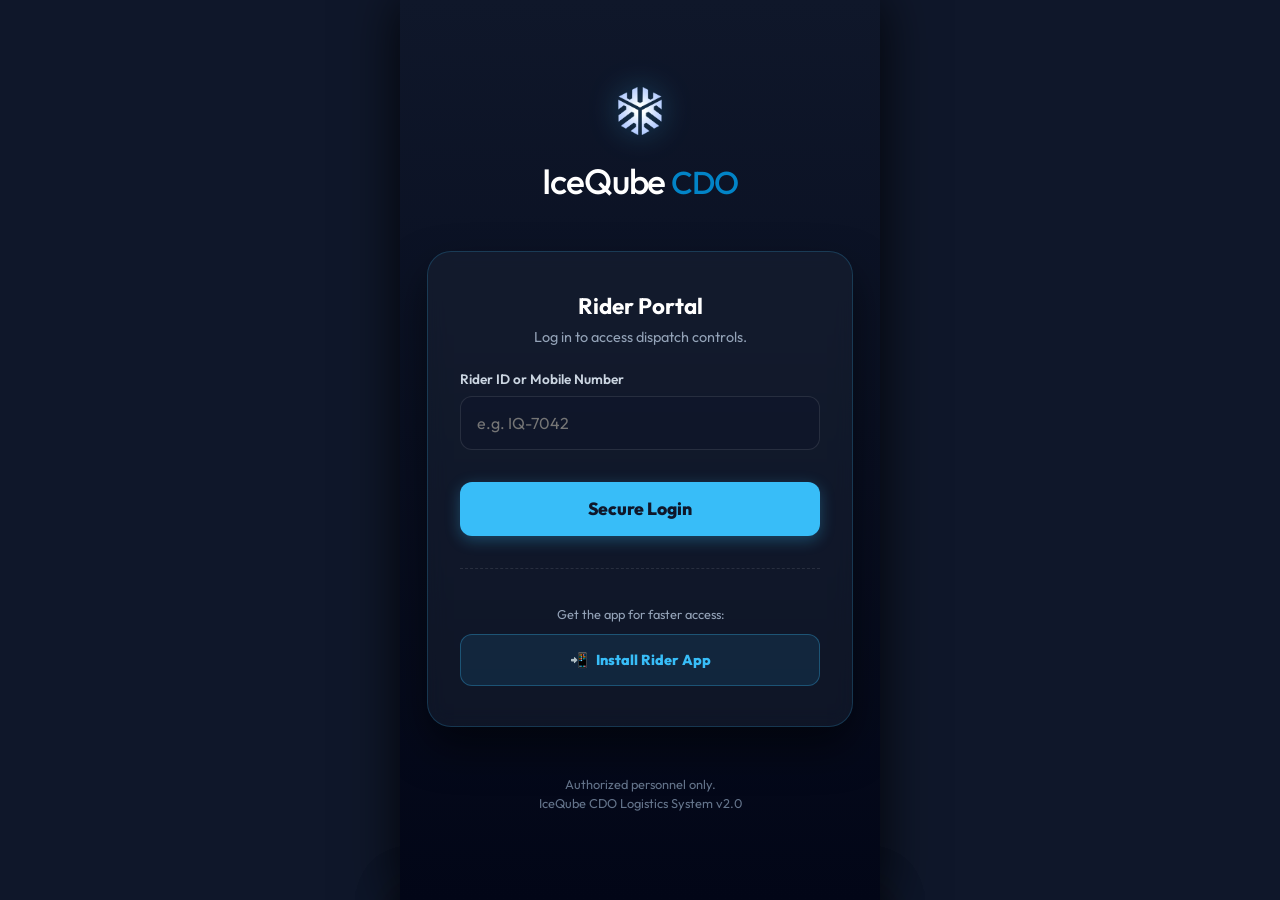
<file: rider.html>
<!DOCTYPE html>
<html lang="en">
<head>
    <meta charset="UTF-8">
    <meta name="viewport" content="width=device-width, initial-scale=1.0, maximum-scale=1.0, minimum-scale=1.0, user-scalable=no, viewport-fit=cover">
    <title>IceQube CDO | Rider App</title>
    <link rel="manifest" href="manifest.json">
    <meta name="mobile-web-app-capable" content="yes">
    <meta name="apple-mobile-web-app-capable" content="yes">
    <meta name="apple-mobile-web-app-status-bar-style" content="black-translucent">
    <meta name="apple-mobile-web-app-title" content="IceQube CDO">
    <link rel="apple-touch-icon" href="assets/logo-192.png">
    <meta name="theme-color" content="#0f172a">
    <link href="https://fonts.googleapis.com/css2?family=Outfit:wght@300;400;500;600;700;800&family=Montserrat:wght@800;900&display=swap" rel="stylesheet">
    <style>
        :root {
            /* DARK MODE (Default) */
            --rider-bg: #0f172a;
            --rider-card: #1e293b;
            --rider-accent: #38bdf8;
            --rider-text: #f1f5f9;
            --rider-text-main: #ffffff;
            --rider-label: #94a3b8;
            --rider-blue: #0284c7;
            --rider-red: #ef4444;
            --rider-green: #22c55e;
            --rider-surface: rgba(0,0,0,0.2);
            --rider-border: rgba(255,255,255,0.05);
            --rider-card-shadow: 0 10px 30px rgba(0,0,0,0.3);
            --surface-gradient: linear-gradient(135deg, rgba(56, 189, 248, 0.15) 0%, rgba(56, 189, 248, 0.05) 100%);
            --tab-active-bg: rgba(56, 189, 248, 0.15);
        }

        html {
            background: var(--rider-bg);
            overflow-x: hidden;
            overscroll-behavior-x: none;
        }

        body {
            background: var(--rider-bg);
            color: var(--rider-text);
            font-family: 'Outfit', sans-serif;
            margin: 0 auto;
            padding: 0;
            min-height: 100vh;
            display: flex;
            flex-direction: column;
            max-width: 480px;
            box-shadow: 0 0 50px rgba(0,0,0,0.8);
            position: relative;
            overflow-x: hidden;
            overscroll-behavior-x: none;
        }

        header {
            padding: calc(1rem + env(safe-area-inset-top)) 1.5rem 1rem;
            display: flex;
            justify-content: space-between;
            align-items: center;
            background: rgba(15, 23, 42, 0.8);
            backdrop-filter: blur(10px);
            -webkit-backdrop-filter: blur(10px);
            border-bottom: 1px solid rgba(56, 189, 248, 0.2);
            position: sticky;
            top: 0;
            z-index: 100;
        }

        .logo {
            height: 28px;
            filter: drop-shadow(0 0 4px rgba(56, 189, 248, 0.5));
        }

        .status-header {
            display: flex;
            align-items: center;
            gap: 10px;
            font-size: 0.9rem;
            color: #94a3b8;
        }

        /* Toggle Switch */
        .switch {
            position: relative;
            display: inline-block;
            width: 44px;
            height: 24px;
        }
        .switch input { opacity: 0; width: 0; height: 0; }
        .slider {
            position: absolute;
            cursor: pointer;
            top: 0; left: 0; right: 0; bottom: 0;
            background-color: #334155;
            transition: .4s;
            border-radius: 24px;
        }
        .slider:before {
            position: absolute;
            content: "";
            height: 18px;
            width: 18px;
            left: 3px;
            bottom: 3px;
            background-color: var(--rider-text-main);
            transition: .4s;
            border-radius: 50%;
        }
        input:checked + .slider {
            background-color: var(--rider-accent);
            box-shadow: 0 0 10px rgba(56, 189, 248, 0.4);
        }
        input:checked + .slider:before {
            transform: translateX(20px);
        }

        /* Dashboard Earnings Carousel */
        .carousel-label {
            font-size: 0.65rem;
            font-weight: 700;
            color: #475569;
            letter-spacing: 0.1em;
            opacity: 0.6;
            cursor: pointer;
            transition: all 0.3s ease;
            padding: 4px 0;
        }
        .carousel-label.active {
            font-size: 0.75rem;
            font-weight: 900;
            color: var(--rider-accent);
            opacity: 1;
        }

        .earnings-carousel-container {
            width: 100%;
            overflow-x: auto;
            display: flex;
            scroll-snap-type: x mandatory;
            scrollbar-width: none; /* Firefox */
            -ms-overflow-style: none;  /* IE/Edge */
            background: linear-gradient(135deg, rgba(15,23,42,1) 0%, rgba(30,41,59,1) 100%);
            border-bottom: 1px solid rgba(56, 189, 248, 0.2);
        }
        .earnings-carousel-container::-webkit-scrollbar { display: none; } /* Safari/Chrome */

        .earnings-panel {
            min-width: 100%;
            scroll-snap-align: start;
            padding: 1.5rem;
            display: flex;
            justify-content: space-between;
            align-items: center;
            box-sizing: border-box;
            position: relative;
        }
        .earnings-label {
            font-size: 0.8rem;
            color: #94a3b8;
            text-transform: uppercase;
            letter-spacing: 0.05em;
            margin-bottom: 4px;
        }
        .earnings-amount {
            font-size: 2rem;
            font-weight: 800;
            color: var(--rider-accent);
            text-shadow: 0 0 15px rgba(56, 189, 248, 0.4);
        }
        
        .carousel-indicator {
            position: absolute;
            bottom: 8px;
            left: 50%;
            transform: translateX(-50%);
            display: flex;
            gap: 6px;
        }
        .dot {
            width: 6px;
            height: 6px;
            background: rgba(255,255,255,0.2);
            border-radius: 50%;
            transition: all 0.3s;
        }
        .dot.active {
            background: var(--rider-accent);
            width: 12px;
            border-radius: 4px;
        }

        /* Tabs */
        .rider-tabs {
            display: flex;
            background: var(--rider-surface);
            padding: 0.5rem;
            margin: 1rem 1.5rem 0;
            border-radius: 12px;
            border: 1px solid var(--rider-border);
            gap: 5px;
        }
        .tab-btn {
            flex: 1;
            padding: 0.75rem;
            background: transparent;
            border: none;
            color: #64748b;
            font-weight: 600;
            font-size: 0.9rem;
            border-radius: 8px;
            cursor: pointer;
            transition: all 0.2s;
            font-family: 'Outfit', sans-serif;
        }
        .tab-btn.active {
            background: var(--tab-active-bg);
            color: var(--rider-accent);
            box-shadow: 0 2px 8px rgba(0,0,0,0.05);
        }

        .container {
            padding: 1.5rem;
            flex: 1;
            display: flex;
            flex-direction: column;
            gap: 0.75rem;
        }

        .tab-content {
            display: none;
            flex-direction: column;
            gap: 1.5rem;
        }
        .tab-content.active {
            display: flex;
        }

        /* --- Cards --- */
        .card {
            background: var(--rider-card);
            border-radius: 20px;
            padding: 1rem;
            margin-bottom: 0.75rem;
            border: 1px solid var(--rider-border);
            box-shadow: var(--rider-card-shadow);
            position: relative;
            overflow: hidden;
            animation: slideUp 0.5s cubic-bezier(0.16, 1, 0.3, 1);
        }

        @keyframes slideUp {
            from { transform: translateY(20px); opacity: 0; }
            to { transform: translateY(0); opacity: 1; }
        }

        .card-header-flex {
            display: flex;
            justify-content: space-between;
            align-items: flex-start;
            margin-bottom: 1rem;
        }

        .card-label {
            font-size: 0.75rem;
            font-weight: 700;
            text-transform: uppercase;
            letter-spacing: 0.1em;
            color: #94a3b8;
            display: flex;
            align-items: center;
            gap: 6px;
        }

        .time-badge {
            background: rgba(56, 189, 248, 0.1);
            color: var(--rider-accent);
            padding: 4px 8px;
            border-radius: 6px;
            font-size: 0.75rem;
            font-weight: 600;
            display: flex;
            align-items: center;
            gap: 4px;
            border: 1px solid rgba(56, 189, 248, 0.2);
        }
        
        .time-badge.alarm {
            background: rgba(239, 68, 68, 0.1);
            color: var(--rider-error);
            border: 1px solid rgba(239, 68, 68, 0.3);
            animation: pulse-alarm 2s infinite;
        }

        @keyframes pulse-alarm {
            0% { box-shadow: 0 0 0 0 rgba(239, 68, 68, 0.4); }
            70% { box-shadow: 0 0 0 6px rgba(239, 68, 68, 0); }
            100% { box-shadow: 0 0 0 0 rgba(239, 68, 68, 0); }
        }

        .order-id {
            font-family: 'Outfit', sans-serif;
            font-size: 0.85rem;
            font-weight: 600;
            color: var(--rider-label);
            margin-bottom: 2px;
            letter-spacing: 0.05em;
        }

        .customer-name {
            font-size: 1.6rem;
            font-weight: 800;
            margin-bottom: 0.25rem;
            color: var(--rider-text-main);
            line-height: 1.2;
        }

        .customer-addr {
            font-size: 0.9rem;
            color: var(--rider-label);
            margin-bottom: 1rem;
        }

        .contact-group {
            display: flex;
            gap: 8px;
            margin-bottom: 1rem;
            flex-wrap: wrap;
        }

        .contact-btn {
            background: rgba(56, 189, 248, 0.05);
            border: 1px solid rgba(56, 189, 248, 0.2);
            color: var(--rider-text-main);
            padding: 8px 12px;
            border-radius: 8px;
            font-size: 0.8rem;
            font-weight: 600;
            text-decoration: none;
            display: flex;
            align-items: center;
            gap: 6px;
            transition: background 0.2s;
        }
        .contact-btn:hover { background: rgba(56, 189, 248, 0.15); }
        .contact-btn.map { background: rgba(56, 189, 248, 0.15); color: var(--rider-accent); border-color: rgba(56, 189, 248, 0.4); }

        .items-list {
            padding: 1.25rem;
            background: var(--surface-gradient);
            border-radius: 16px;
            font-size: 1.15rem;
            font-weight: 800;
            margin-bottom: 1.5rem;
            border: 1px solid rgba(56, 189, 248, 0.4);
            color: white;
            box-shadow: 0 4px 15px rgba(0, 0, 0, 0.2);
            position: relative;
            line-height: 1.4;
            display: flex;
            flex-direction: column;
            align-items: flex-start;
            gap: 12px;
        }
        .items-list::after {
            content: "ICE ORDER";
            position: absolute;
            top: -10px;
            left: 15px;
            background: var(--rider-accent);
            color: #0f172a;
            font-size: 0.65rem;
            font-weight: 900;
            padding: 2px 8px;
            border-radius: 4px;
            letter-spacing: 0.05em;
        }

        .payment-method {
            display: inline-block;
            padding: 4px 8px;
            background: #1e293b;
            border-radius: 6px;
            font-size: 0.75rem;
            font-weight: 600;
            color: #cbd5e1;
            margin-bottom: 1rem;
            border: 1px solid rgba(255,255,255,0.05);
        }

        .price-tag {
            font-size: 1.5rem;
            font-weight: 800;
            color: var(--rider-accent);
            text-shadow: 0 0 10px rgba(56, 189, 248, 0.3);
            margin-bottom: 1.5rem;
        }

        /* --- Buttons --- */
        .btn-group {
            display: flex;
            gap: 12px;
        }

        .btn {
            flex: 1;
            padding: 1rem;
            border-radius: 12px;
            border: none;
            font-weight: 800;
            font-size: 0.95rem;
            cursor: pointer;
            transition: all 0.2s ease;
            display: flex;
            align-items: center;
            justify-content: center;
            gap: 8px;
            font-family: 'Outfit', sans-serif;
        }

        .btn-accept {
            background: var(--rider-accent);
            color: #0f172a;
            box-shadow: 0 4px 15px rgba(56, 189, 248, 0.3);
        }

        .btn-decline {
            background: rgba(239, 68, 68, 0.1);
            color: var(--rider-error);
            border: 1px solid rgba(239, 68, 68, 0.3);
        }

        .btn-delivered {
            background: var(--rider-blue);
            color: white;
            width: 100%;
            box-shadow: 0 4px 15px rgba(14, 165, 233, 0.3);
            position: relative;
        }

        .btn:active {
            transform: scale(0.95);
        }

        @keyframes spin {
            from { transform: rotate(0deg); }
            to { transform: rotate(360deg); }
        }
        .spin {
            display: inline-block;
            animation: spin 1s linear infinite;
        }

        /* --- Queue List --- */
        .queue-header {
            font-size: 0.85rem;
            color: #94a3b8;
            text-transform: uppercase;
            letter-spacing: 0.05em;
            margin-bottom: 1rem;
            font-weight: 700;
            display: flex;
            justify-content: space-between;
            align-items: center;
        }
        .queue-card {
            background: rgba(30, 41, 59, 0.8);
            border: 1px solid rgba(56, 189, 248, 0.2);
            border-radius: 16px;
            padding: 1.5rem 1.25rem;
            margin-bottom: 1rem;
            display: flex;
            justify-content: space-between;
            align-items: center;
            cursor: pointer;
            transition: all 0.2s;
            box-shadow: 0 4px 15px rgba(0,0,0,0.2);
            position: relative;
            overflow: hidden;
        }
        .queue-card::before {
            content: '';
            position: absolute;
            top: 0; left: 0; bottom: 0; width: 4px;
            background: var(--rider-accent);
        }
        .queue-card.urgent::before {
            background: #ef4444;
        }
        .queue-card:hover {
            background: rgba(56, 189, 248, 0.1);
            border-color: rgba(56, 189, 248, 0.4);
            transform: translateY(-2px);
        }

        /* Open Dispatch Specific Card Style */
        .queue-card.open-dispatch-card {
            background: linear-gradient(135deg, #0284c7 0%, #0369a1 100%);
            border: 1px solid rgba(255,255,255,0.2);
            box-shadow: 0 10px 25px rgba(2, 132, 199, 0.3);
        }
        .queue-card.open-dispatch-card::before {
            background: white;
            box-shadow: 0 0 10px rgba(255,255,255,0.5);
        }
        .queue-card.open-dispatch-card .queue-customer {
            color: white;
        }
        .queue-card.open-dispatch-card .queue-payout {
            color: white;
            text-shadow: 0 2px 4px rgba(0,0,0,0.2);
        }
        .queue-customer {
            font-size: 1.25rem;
            font-weight: 800;
            color: white;
            margin-bottom: 6px;
        }
        .queue-info {
            font-size: 0.85rem;
            color: var(--rider-label);
            display: flex;
            gap: 8px;
            align-items: center;
        }
        .queue-payout {
            font-size: 1.4rem;
            font-weight: 800;
            color: var(--rider-accent);
            text-align: right;
        }

        /* --- Empty State --- */
        .empty-state {
            flex: 1;
            display: flex;
            flex-direction: column;
            align-items: center;
            justify-content: center;
            text-align: center;
            color: #64748b;
            padding: 2rem;
            min-height: 50vh;
        }

        .empty-icon {
            font-size: 4rem;
            margin-bottom: 1rem;
            opacity: 0.3;
        }

        /* --- Pulse Animation --- */
        .incoming-glow {
            position: absolute;
            top: 0;
            left: 0;
            right: 0;
            height: 4px;
            background: linear-gradient(90deg, #0ea5e9, #38bdf8, #0ea5e9);
            background-size: 200% 100%;
            animation: flow 2s linear infinite;
        }

        @keyframes flow {
            0% { background-position: 100% 0; }
            100% { background-position: -100% 0; }
        }

        /* Login Overlay */
        #login-overlay {
            position: absolute;
            inset: 0;
            background: var(--rider-bg);
            z-index: 1000;
            display: flex;
            flex-direction: column;
            align-items: center;
            justify-content: center;
            padding: 2rem;
        }

        .rider-select {
            width: 100%;
            max-width: 300px;
            background: rgba(30, 41, 59, 0.8);
            border: 1px solid rgba(56, 189, 248, 0.3);
            color: white;
            padding: 1rem;
            border-radius: 12px;
            font-size: 1.1rem;
            margin-bottom: 1.5rem;
            outline: none;
            font-family: 'Outfit', sans-serif;
        }

        .rider-select option {
            color: #0f172a;
        }

        /* Geotagging overlay */
        #geotag-overlay {
            position: absolute;
            inset: 0;
            background: rgba(15, 23, 42, 0.9);
            backdrop-filter: blur(5px);
            -webkit-backdrop-filter: blur(5px);
            z-index: 10;
            display: none;
            flex-direction: column;
            align-items: center;
            justify-content: center;
            border-radius: 20px;
        }
        .spinner {
            width: 40px;
            height: 40px;
            border: 4px solid rgba(56, 189, 248, 0.2);
            border-left-color: var(--rider-accent);
            border-radius: 50%;
            animation: spin 1s linear infinite;
            margin-bottom: 1rem;
        }
        @keyframes spin { 100% { transform: rotate(360deg); } }
        @keyframes success-flash {
            0% { transform: scale(0.95); opacity: 0; }
            50% { transform: scale(1.02); opacity: 1; }
            100% { transform: scale(1); opacity: 1; }
        }
        .success-msg {
            background: rgba(34, 197, 94, 0.1);
            border: 1px solid rgba(34, 197, 94, 0.3);
            color: #4ade80;
            padding: 1.25rem;
            border-radius: 16px;
            text-align: center;
            font-weight: 800;
            animation: success-flash 0.4s cubic-bezier(0.175, 0.885, 0.32, 1.275) forwards;
            box-shadow: 0 0 20px rgba(34, 197, 94, 0.1);
        }

        /* Drawer Styles */
        .drawer-overlay {
            position: fixed;
            inset: 0;
            background: rgba(15, 23, 42, 0.9);
            backdrop-filter: blur(5px);
            -webkit-backdrop-filter: blur(5px);
            z-index: 200;
            opacity: 0;
            visibility: hidden;
            transition: all 0.3s ease;
        }

        .drawer-overlay.active {
            opacity: 1;
            visibility: visible;
        }

        .bottom-drawer {
            position: fixed;
            bottom: 0;
            left: 50%;
            transform: translate(-50%, 100%);
            width: 100%;
            max-width: 480px;
            background: var(--rider-card);
            border-top: 1px solid rgba(56, 189, 248, 0.4);
            border-radius: 24px 24px 0 0;
            padding: 2rem 1.5rem 1.5rem;
            box-sizing: border-box;
            z-index: 201;
            transition: transform 0.4s cubic-bezier(0.16, 1, 0.3, 1);
            box-shadow: 0 -10px 40px rgba(0,0,0,0.5);
            backdrop-filter: blur(20px);
            -webkit-backdrop-filter: blur(20px);
        }

        .bottom-drawer.active {
            transform: translate(-50%, 0);
        }

        .drawer-handle {
            position: absolute;
            top: 10px;
            left: 50%;
            transform: translateX(-50%);
            width: 50px;
            height: 4px;
            background: rgba(255,255,255,0.2);
            border-radius: 4px;
        }

        .drawer-close {
            position: absolute;
            top: 1rem;
            right: 1rem;
            background: rgba(255,255,255,0.1);
            border: none;
            color: #94a3b8;
            font-size: 1.25rem;
            width: 32px;
            height: 32px;
            border-radius: 16px;
            cursor: pointer;
            display: flex;
            align-items: center;
            justify-content: center;
            transition: background 0.2s;
        }
        .drawer-close:hover { background: rgba(255,255,255,0.2); }

        .input-field {
            width: 100%;
            background: rgba(0,0,0,0.3);
            border: 1px solid rgba(56, 189, 248, 0.2);
            color: white;
            padding: 0.75rem;
            border-radius: 8px;
            font-size: 1rem;
            margin-bottom: 1rem;
            font-family: 'Outfit', sans-serif;
            box-sizing: border-box;
        }
        
        .input-field::placeholder {
            color: #64748b;
        }

        .file-upload {
            border: 2px dashed rgba(56, 189, 248, 0.4);
            padding: 1.5rem;
            text-align: center;
            border-radius: 8px;
            margin-bottom: 1rem;
            color: #94a3b8;
            cursor: pointer;
            transition: background 0.2s;
            background: rgba(56, 189, 248, 0.05);
        }
        .file-upload:hover {
            background: rgba(56, 189, 248, 0.1);
        }

        /* Premium Install Banner */
        #install-banner {
            position: fixed;
            bottom: 20px;
            left: 50%;
            transform: translateX(-50%) translateY(120%);
            width: calc(100% - 40px);
            max-width: 440px;
            background: rgba(30, 41, 59, 0.85);
            backdrop-filter: blur(16px);
            -webkit-backdrop-filter: blur(16px);
            border: 1px solid rgba(56, 189, 248, 0.3);
            border-radius: 20px;
            padding: 1rem;
            z-index: 5000;
            display: flex;
            align-items: center;
            gap: 12px;
            box-shadow: 0 15px 35px rgba(0,0,0,0.5), 0 0 15px rgba(56, 189, 248, 0.1);
            transition: transform 0.6s cubic-bezier(0.16, 1, 0.3, 1);
            visibility: hidden;
        }

        #install-banner.visible {
            transform: translateX(-50%) translateY(0);
            visibility: visible;
        }

        .install-icon {
            width: 48px;
            height: 48px;
            background: linear-gradient(135deg, var(--rider-accent) 0%, #0284c7 100%);
            border-radius: 12px;
            display: flex;
            align-items: center;
            justify-content: center;
            font-size: 1.5rem;
            flex-shrink: 0;
            box-shadow: 0 4px 12px rgba(56, 189, 248, 0.3);
        }

        .install-text {
            flex: 1;
        }

        .install-title {
            color: white;
            font-weight: 700;
            font-size: 0.95rem;
            margin-bottom: 2px;
        }

        .install-desc {
            color: #94a3b8;
            font-size: 0.75rem;
            line-height: 1.3;
        }

        .install-btns {
            display: flex;
            flex-direction: column;
            gap: 6px;
        }

        .btn-install-now {
            background: var(--rider-accent);
            color: #0f172a;
            border: none;
            padding: 8px 16px;
            border-radius: 10px;
            font-weight: 800;
            font-size: 0.8rem;
            cursor: pointer;
            white-space: nowrap;
            transition: all 0.2s;
        }

        .btn-install-now:active {
            transform: scale(0.95);
        }

        .btn-install-close {
            background: transparent;
            color: #64748b;
            border: none;
            font-size: 0.75rem;
            font-weight: 600;
            cursor: pointer;
            padding: 4px;
        }

        /* iOS Instruction Overlay */
        #ios-install-overlay {
            position: fixed;
            inset: 0;
            background: rgba(15, 23, 42, 0.9);
            backdrop-filter: blur(8px);
            -webkit-backdrop-filter: blur(8px);
            z-index: 6000;
            display: none;
            align-items: center;
            justify-content: center;
            padding: 2rem;
        }

        .ios-card {
            background: var(--rider-card);
            border: 1px solid var(--rider-border);
            border-radius: 24px;
            padding: 2rem;
            width: 100%;
            max-width: 340px;
            text-align: center;
            position: relative;
            animation: slideUp 0.4s cubic-bezier(0.16, 1, 0.3, 1);
        }

        .ios-instruction-step {
            display: flex;
            align-items: center;
            gap: 15px;
            text-align: left;
            margin-bottom: 1.5rem;
            color: #cbd5e1;
            font-size: 0.9rem;
        }

        .ios-step-num {
            width: 28px;
            height: 28px;
            background: var(--rider-accent);
            color: #0f172a;
            border-radius: 50%;
            display: flex;
            align-items: center;
            justify-content: center;
            font-weight: 800;
            font-size: 0.85rem;
            flex-shrink: 0;
        }

        .ios-share-icon {
            display: inline-block;
            width: 20px;
            height: 20px;
            vertical-align: middle;
            margin: 0 4px;
        }

    </style>
</head>
<body>
    <svg width="0" height="0" style="position: absolute;">
        <defs>
            <filter id="remove-white" color-interpolation-filters="sRGB">
                <feColorMatrix type="matrix" values="1 0 0 0 0
                                                     0 1 0 0 0
                                                     0 0 1 0 0
                                                     -1 -1 2 1 -1" />
            </filter>
        </defs>
    </svg>

    <div id="login-overlay" style="background: linear-gradient(180deg, #0f172a 0%, #020617 100%);">
        <div style="display: flex; flex-direction: column; align-items: center; margin-bottom: 3rem;">
            <img src="./assets/logo2.png" alt="IceQube Logo" style="height: 48px; margin-bottom: 1.5rem; filter: drop-shadow(0 0 15px rgba(56, 189, 248, 0.4));">
            <span style="color: white; font-weight: 500; font-size: 2.2rem; letter-spacing: -0.03em; font-family: 'Outfit', sans-serif;">IceQube <span style="color: #0284c7; font-size: 0.9em;">CDO</span></span>
        </div>
        
        <div style="background: rgba(30, 41, 59, 0.4); border: 1px solid rgba(56, 189, 248, 0.2); padding: 2.5rem 2rem; border-radius: 24px; width: 100%; max-width: 360px; backdrop-filter: blur(10px); display: flex; flex-direction: column; gap: 1.5rem; box-shadow: 0 20px 40px rgba(0,0,0,0.5);">
            <div>
                <h1 style="margin: 0 0 0.5rem 0; font-size: 1.4rem; text-align: center; color: white; font-weight: 700;">Rider Portal</h1>
                <p style="color: #94a3b8; margin: 0; text-align: center; font-size: 0.9rem;">Log in to access dispatch controls.</p>
            </div>
            
            <div style="display: flex; flex-direction: column; gap: 0.5rem;">
                <label style="color: #cbd5e1; font-size: 0.85rem; font-weight: 600;">Rider ID or Mobile Number</label>
                <input type="text" id="rider-id-input" placeholder="e.g. IQ-7042" style="background: rgba(15, 23, 42, 0.6); border: 1px solid rgba(255,255,255,0.1); padding: 1rem; border-radius: 12px; color: white; font-size: 1rem; font-family: inherit; width: 100%; box-sizing: border-box; outline: none; transition: border-color 0.2s;" onfocus="this.style.borderColor='var(--rider-accent)'" onblur="this.style.borderColor='rgba(255,255,255,0.1)'">
            </div>
            
            <button class="btn btn-accept" style="width: 100%; max-width: 100%; flex: none; height: 54px; font-size: 1.1rem; margin-top: 0.5rem;" onclick="login()">Secure Login</button>
            
            <div id="login-install-option" style="display: none; border-top: 1px dashed rgba(255,255,255,0.1); margin-top: 0.5rem; padding-top: 1.5rem; text-align: center;">
                <p style="color: #94a3b8; font-size: 0.8rem; margin-bottom: 0.75rem;">Get the app for faster access:</p>
                <button class="btn" style="background: rgba(56, 189, 248, 0.1); border: 1px solid rgba(56, 189, 248, 0.3); color: var(--rider-accent); width: 100%; font-size: 0.9rem;" onclick="handleInstallClick()">
                    <span>📲</span> Install Rider App
                </button>
            </div>
        </div>
        
        <div style="margin-top: 3rem; color: #64748b; font-size: 0.8rem; text-align: center; line-height: 1.5;">
            Authorized personnel only.<br>IceQube CDO Logistics System v2.0
        </div>
    </div>

    <!-- Payout Drawer -->
    <div id="payout-overlay" class="drawer-overlay" onclick="closePayoutDrawer()"></div>
    <div id="payout-drawer" class="bottom-drawer">
        <div class="drawer-handle"></div>
        <button class="drawer-close" onclick="closePayoutDrawer()">&times;</button>
        <h2 style="margin: 0 0 1rem 0; font-size: 1.25rem; color: white;">Payout Details</h2>
        
        <div id="drawer-deliveries-list" style="max-height: 250px; overflow-y: auto; margin-bottom: 1rem; padding-right: 5px;">
            <!-- Dynamically populated delivery items -->
        </div>
        
        <div style="background: rgba(0,0,0,0.2); padding: 1rem; border-radius: 12px; margin-bottom: 1.5rem; text-align: left; border: 1px solid rgba(56, 189, 248, 0.1);">
            <div style="font-size: 0.85rem; color: #94a3b8; text-transform: uppercase; margin-bottom: 8px; font-weight: 700;">Earnings Breakdown</div>
            <div style="display: flex; justify-content: space-between; font-size: 0.9rem; color: #cbd5e1; margin-bottom: 4px;">
                <span id="drawer-deliveries-text">0 Deliveries</span>
                <span id="drawer-deliveries-fee">₱0.00</span>
            </div>
            <div style="display: flex; justify-content: space-between; font-size: 0.9rem; color: var(--rider-accent); margin-bottom: 8px;">
                <span>Total Bulk Weight Fee (Paid by Customer)</span>
                <span id="drawer-tips-fee">₱0.00</span>
            </div>
            <div style="border-top: 1px dashed rgba(255,255,255,0.1); padding-top: 8px; display: flex; justify-content: space-between; font-size: 1.1rem; font-weight: 800; color: white;">
                <span>Total Balance</span>
                <span id="drawer-total">₱0.00</span>
            </div>
        </div>

        <!-- Payout Warning -->
        <div id="payout-setup-warning" style="display: none; text-align: center; padding: 1rem;">
            <p style="color: #ef4444; font-size: 0.9rem; margin-bottom: 1rem;">GCash details missing. Please complete your profile first.</p>
            <button class="btn btn-accept" style="width: 100%;" onclick="openProfileDrawer(); closePayoutDrawer();">Complete Profile</button>
        </div>

        <!-- Payout Confirmation -->
        <div id="payout-request" style="display: none;">
            <button class="btn btn-accept" style="width: 100%; padding: 1.25rem;" onclick="confirmPayout()">Request Transfer</button>
        </div>

    </div>
    </div>

    <!-- Rider Profile Drawer -->
    <div id="profile-overlay" class="drawer-overlay" onclick="closeProfileDrawer()"></div>
    <div id="profile-drawer" class="bottom-drawer">
        <div class="drawer-handle"></div>
        <button class="drawer-close" onclick="closeProfileDrawer()">&times;</button>
        <h2 style="margin: 0 0 1rem 0; font-size: 1.25rem; color: white;">Personal Data</h2>

        <div style="text-align: center; margin-bottom: 1.5rem;">
            <div id="profile-pic-container" style="width: 80px; height: 80px; border-radius: 50%; background: rgba(56, 189, 248, 0.1); margin: 0 auto 0.5rem; display: flex; align-items: center; justify-content: center; overflow: hidden; border: 2px solid var(--rider-accent); cursor: pointer;" onclick="document.getElementById('profile-pic-upload').click()">
                <span id="profile-pic-placeholder" style="font-size: 2rem;">👤</span>
                <img id="profile-pic-img" style="width: 100%; height: 100%; object-fit: cover; display: none;">
            </div>
            <input type="file" id="profile-pic-upload" style="display: none;" accept="image/*" onchange="profilePicUploaded(this)">
            <div style="font-size: 0.8rem; color: #94a3b8;">Tap to upload photo</div>
        </div>

        <label style="font-size: 0.8rem; color: #cbd5e1; display: block; margin-bottom: 4px; font-weight: 600;">Full Legal Name *</label>
        <input type="text" id="profile-fullname" class="input-field" placeholder="e.g. Juan Dela Cruz" style="margin-bottom: 1.5rem;">

        <div style="background: rgba(0,0,0,0.2); padding: 1rem; border-radius: 12px; margin-bottom: 1.5rem;">
            <div style="display: flex; justify-content: space-between; align-items: center; margin-bottom: 1rem;">
                <span style="font-size: 0.9rem; color: #cbd5e1; font-weight: 600;">ID Verification</span>
                <span id="id-status-badge" style="background: rgba(245, 158, 11, 0.2); color: #f59e0b; padding: 4px 8px; border-radius: 12px; font-size: 0.75rem; font-weight: 700;">Pending</span>
            </div>
            <div class="file-upload" id="id-upload-btn" onclick="document.getElementById('id-upload').click()" style="padding: 1rem; margin-bottom: 0;">
                📷 Upload Valid ID
                <input type="file" id="id-upload" style="display: none;" accept="image/*" onchange="idUploaded(this)">
            </div>
        </div>

        <label style="font-size: 0.8rem; color: #cbd5e1; display: block; margin-bottom: 4px; font-weight: 600;">Current Address *</label>
        <textarea id="profile-address" class="input-field" placeholder="e.g. 123 Xavier Estates, CDO" rows="2" style="margin-bottom: 1.5rem; resize: none; font-family: inherit;"></textarea>

        <label style="font-size: 0.8rem; color: #cbd5e1; display: block; margin-bottom: 4px; font-weight: 600;">SMS Number *</label>
        <input type="text" id="profile-sms" class="input-field" placeholder="e.g. 0917 111 2222" style="margin-bottom: 1.5rem;">

        <div style="border-top: 1px dashed rgba(255,255,255,0.1); padding-top: 1.5rem; margin-bottom: 1rem;">
            <h3 style="font-size: 1rem; color: white; margin: 0 0 1rem 0;">Payout Method</h3>
            <label style="font-size: 0.8rem; color: #cbd5e1; display: block; margin-bottom: 4px; font-weight: 600;">GCash Mobile Number *</label>
            <input type="text" id="gcash-number" class="input-field" placeholder="e.g. 0917 123 4567" style="margin-bottom: 1rem;">
            
            <label style="font-size: 0.8rem; color: #cbd5e1; display: block; margin-bottom: 4px; font-weight: 600;">Upload GCash QR Code *</label>
            <div class="file-upload" onclick="document.getElementById('qr-upload').click()" style="padding: 1rem;">
                📷 Tap to upload QR Image
                <input type="file" id="qr-upload" style="display: none;" accept="image/*" onchange="qrUploaded(this)">
            </div>
            <div id="qr-preview" style="display:none; color: var(--rider-accent); font-size: 0.8rem; margin-bottom: 1rem; font-weight: 600;">✔️ QR Code Uploaded Successfully</div>
        </div>

        <button class="btn btn-delivered" onclick="saveProfileDetails()">Save Personal Data</button>
    </div>

    <header>
        <div style="display: flex; align-items: center; gap: 8px;">
            <img src="./assets/logo2.png" alt="IceQube Logo" style="height: 32px; filter: drop-shadow(0 0 10px rgba(56, 189, 248, 0.4));">
            <span style="color: white; font-weight: 500; font-size: 1.5rem; letter-spacing: -0.03em; font-family: 'Outfit', sans-serif; white-space: nowrap;">IceQube <span style="color: #0284c7; font-size: 0.9em;">CDO</span></span>
        </div>
        <div style="display: flex; align-items: center; gap: 12px;">

            <div class="buzzer-icon" id="buzzer-toggle-btn" style="position: relative; cursor: pointer; display: flex; align-items: center;" onclick="toggleBuzzerMute()" title="Toggle Buzzer">
                <svg id="buzzer-icon-svg" width="22" height="22" viewBox="0 0 24 24" fill="none" stroke="#cbd5e1" stroke-width="2" stroke-linecap="round" stroke-linejoin="round">
                    <path d="M11 5L6 9H2v6h4l5 4V5z"></path><path d="M19.07 4.93a10 10 0 0 1 0 14.14M15.54 8.46a5 5 0 0 1 0 7.07"></path>
                </svg>
            </div>

            <div class="notification-icon" style="position: relative; cursor: pointer;" onclick="alert('No new announcements.')">
                <svg width="22" height="22" viewBox="0 0 24 24" fill="none" stroke="#cbd5e1" stroke-width="2" stroke-linecap="round" stroke-linejoin="round">
                    <path d="M18 8A6 6 0 0 0 6 8c0 7-3 9-3 9h18s-3-2-3-9"></path>
                    <path d="M13.73 21a2 2 0 0 1-3.46 0"></path>
                </svg>
                <span style="position: absolute; top: -2px; right: 2px; width: 8px; height: 8px; background: #ef4444; border-radius: 50%; border: 2px solid var(--rider-bg);"></span>
            </div>
            
            <div class="status-header" style="cursor: pointer;" onclick="openProfileDrawer()">
                <div id="header-avatar" style="width: 28px; height: 28px; border-radius: 50%; background: rgba(56, 189, 248, 0.2); display: flex; align-items: center; justify-content: center; font-size: 0.9rem; margin-right: 8px; overflow: hidden;">👤</div>
                <span id="display-rider-name" style="font-weight: 600; color: white; margin-right: 8px;">Rider</span>
                <label class="switch" onclick="event.stopPropagation()">
                    <input type="checkbox" id="status-toggle" onchange="toggleStatus()" checked>
                    <span class="slider"></span>
                </label>
                <span id="status-text" style="color: var(--rider-accent); font-weight: 600; font-size: 0.8rem; margin-left: 4px;">ACTIVE</span>
            </div>
        </div>
    </header>

    <div class="earnings-carousel-container" id="earnings-carousel" onscroll="updateCarouselDots()">
        <!-- SLIDE 1: ACTIVE EARNINGS -->
        <div class="earnings-panel">
            <div style="width: 100%;">
                <!-- DUAL HEADER (Always Visible) -->
                <div id="carousel-header-1" style="display: flex; align-items: center; gap: 15px; margin-bottom: 12px; border-bottom: 1px solid rgba(255,255,255,0.05); padding-bottom: 8px;">
                    <span class="carousel-label active" onclick="scrollToSlide(0)">WALLET</span>
                    <span class="carousel-label" onclick="scrollToSlide(1)">LATEST PAYOUT</span>
                </div>

                <div style="display: flex; justify-content: space-between; align-items: flex-start; width: 100%;">
                    <div>
                        <div class="earnings-amount" id="payout-amount">₱0.00</div>
                        <button class="btn btn-accept" style="padding: 0.4rem 0.8rem; font-size: 0.75rem; margin-top: 0.6rem; border-radius: 8px;" onclick="openPayoutDrawer()">Request Payout</button>
                    </div>
                    <div style="text-align: right;">
                        <div class="earnings-label">Deliveries</div>
                        <div style="font-size: 1.5rem; font-weight: 700; color: white;" id="deliveries-count">0</div>
                    </div>
                </div>

                <!-- PASSIVE STATUS BAR -->
                <div id="persistent-payout-status" style="display: none; margin-top: 1rem; background: rgba(255,255,255,0.02); border-radius: 10px; padding: 6px 10px; border: 1px dashed rgba(255,255,255,0.1); cursor: pointer; opacity: 0.5;" onclick="openPayoutDrawer()">
                    <div style="display: flex; justify-content: space-between; align-items: center;">
                        <span style="font-size: 0.7rem; color: #64748b; font-weight: 500;">Recent: <span id="persistent-status-amount" style="color: #94a3b8;">₱0.00</span></span>
                        <div id="persistent-status-badge" style="font-size: 0.55rem; font-weight: 800; color: #475569; text-transform: uppercase;">Processing</div>
                    </div>
                </div>
            </div>

            <div class="carousel-indicator">
                <div class="dot active"></div>
                <div class="dot"></div>
            </div>
        </div>

        <!-- SLIDE 2: ACTIVE STATUS -->
        <div class="earnings-panel" style="background: linear-gradient(135deg, #0f172a 0%, #111827 100%);">
            <div style="width: 100%;">
                <!-- DUAL HEADER (Slide 2 Sync) -->
                <div id="carousel-header-2" style="display: flex; align-items: center; gap: 15px; margin-bottom: 12px; border-bottom: 1px solid rgba(255,255,255,0.05); padding-bottom: 8px;">
                    <span class="carousel-label" onclick="scrollToSlide(0)">WALLET</span>
                    <span class="carousel-label active" onclick="scrollToSlide(1)">LATEST PAYOUT</span>
                </div>

                <div id="carousel-payout-list" style="padding: 12px; background: rgba(56, 189, 248, 0.03); border: 1px solid rgba(56, 189, 248, 0.2); border-radius: 12px; box-shadow: 0 0 20px rgba(56, 189, 248, 0.05);">
                    <div style="color: #475569; font-size: 0.9rem; text-align: center; padding: 0.5rem 0;">No history.</div>
                </div>
            </div>
            <div class="carousel-indicator">
                <div class="dot"></div>
                <div class="dot active"></div>
            </div>
        </div>
    </div>

    <div class="rider-tabs">
        <button class="tab-btn active" onclick="switchTab('live')">Live Orders</button>
        <button class="tab-btn" onclick="switchTab('advance')">Advance Bookings <span id="advance-badge" style="background:#ef4444; color:white; border-radius:10px; padding:2px 6px; font-size:0.7rem; margin-left:4px;">1</span></button>
    </div>

    <div class="container" id="main-content">
        
        <!-- LIVE ORDERS TAB -->
        <div id="tab-live" class="tab-content active">
            
            <!-- EMPTY STATE -->
            <div id="empty-state" class="empty-state">
                <div class="empty-icon">🛵</div>
                <h3>Waiting for Orders</h3>
                <p style="font-size: 0.9rem; margin-top: 0.5rem;" id="empty-state-text">Stay online to receive new delivery assignments.</p>
            </div>

            <!-- DISPATCH QUEUE -->
            <div id="dispatch-queue" style="display: none;">
                <div class="queue-header" style="display: flex; justify-content: space-between; align-items: center;">
                    <div style="display: flex; align-items: center; gap: 8px;">
                        <span>Pending Dispatches</span>
                        <span style="background: rgba(56,189,248,0.2); color: var(--rider-accent); padding: 2px 8px; border-radius: 10px;" id="live-queue-count">0</span>
                    </div>
                    <button onclick="syncAllOrders(event)" id="manual-sync-btn" style="background: rgba(56,189,248,0.1); border: 1px solid rgba(56,189,248,0.3); border-radius: 6px; color: var(--rider-accent); font-size: 0.7rem; font-weight: 700; padding: 4px 8px; cursor: pointer; display: flex; align-items: center; gap: 4px; transition: all 0.2s;">
                        <svg width="12" height="12" viewBox="0 0 24 24" fill="none" stroke="currentColor" stroke-width="2.5" stroke-linecap="round" stroke-linejoin="round"><path d="M21 12a9 9 0 0 0-9-9 9.75 9.75 0 0 0-6.74 2.74L3 8"/><path d="M3 3v5h5"/><path d="M3 12a9 9 0 0 0 9 9 9.75 9.75 0 0 0 6.74-2.74L21 16"/><path d="M16 16h5v5"/></svg>
                        Cloud Sync
                    </button>
                </div>
                
                <div class="queue-list-container" id="rider-queue-list" style="max-height: 380px; overflow-y: auto; padding-right: 4px; margin-right: -4px; scrollbar-width: none;">
                    <!-- Real Dispatches Injected Here -->
                </div>
            </div>

            <!-- INCOMING ORDER -->
            <div id="incoming-order" style="display: none;">
                <button onclick="backToQueue()" style="background: transparent; border: 1px solid rgba(255,255,255,0.1); border-radius: 8px; color: #94a3b8; font-family: inherit; font-size: 0.85rem; font-weight: 600; cursor: pointer; display: flex; align-items: center; gap: 6px; margin-bottom: 1rem; padding: 6px 12px; transition: all 0.2s;">
                    <svg width="16" height="16" viewBox="0 0 24 24" fill="none" stroke="currentColor" stroke-width="2" stroke-linecap="round" stroke-linejoin="round"><path d="m15 18-6-6 6-6"/></svg> Back to Queue
                </button>
                <div class="card" style="border: 2px solid var(--rider-accent); box-shadow: 0 0 30px rgba(56, 189, 248, 0.15);">
                    <div class="incoming-glow"></div>
                    <div class="card-header-flex">
                        <span class="card-label" style="color: var(--rider-accent);">⚡ New Dispatch Call</span>
                        <div class="time-badge">🕒 Just Now</div>
                    </div>
                    
                    <div class="order-id">#IQ-9751</div>
                    <div class="customer-name">Fat Monk Coffee</div>
                    <div class="customer-addr" style="margin-bottom: 0.5rem;">📍 Uptown CDO, Xavier Estates</div>
                    
                    <div style="background: var(--rider-surface); padding: 0.75rem; border-radius: 8px; margin-bottom: 1.5rem; font-size: 0.85rem; border-left: 2px solid var(--rider-accent);">
                        <div style="color: var(--rider-text-main); margin-bottom: 4px;"><span style="color: var(--rider-label); display: inline-block; width: 65px;">Receiver:</span> John Doe</div>
                        <div style="color: var(--rider-text-main); margin-bottom: 4px;"><span style="color: var(--rider-label); display: inline-block; width: 65px;">Contact:</span> 0917 123 4567</div>
                        <div style="color: #f59e0b;"><span style="color: var(--rider-label); display: inline-block; width: 65px;">Note:</span> Leave at the lobby desk.</div>
                    </div>
                    
                    <div class="contact-group">
                        <a href="#" onclick="openMapWithRoute(event)" class="contact-btn map" id="incoming-map-btn">🗺️ Open Map</a>
                        <a href="tel:+639171234567" class="contact-btn">📞 Call</a>
                        <a href="sms:+639171234567" class="contact-btn">📱 SMS</a>
                        <a href="https://m.me/fatmonkcoffee" target="_blank" class="contact-btn">💬 Messenger</a>
                    </div>

                    <div class="payment-method" id="dispatch-payment">💳 GCash</div>

                    <div class="items-list">
                        <div style="display: flex; align-items: center; gap: 10px;">
                            <span style="color: var(--rider-text-main); font-size: 1.5em; vertical-align: middle; line-height: 1;">5 bags -</span>
                            <span style="color: var(--rider-accent);">3kg (Half Dice)</span>
                        </div>
                    </div>

                    <div style="display: flex; justify-content: space-between; margin-bottom: 0.5rem; font-size: 0.9rem; color: var(--rider-label);">
                        <span>Delivery Fee:</span>
                        <span>₱80.00</span>
                    </div>
                    <div style="display: flex; justify-content: space-between; margin-bottom: 1.5rem; font-size: 0.9rem; color: var(--rider-accent); font-weight: 700;">
                        <span>Bulk Weight Fee:</span>
                        <span>₱20.00</span>
                    </div>

                    <div class="price-tag">Payout: ₱100.00</div>

                    <div class="btn-group">
                        <button class="btn btn-decline" onclick="declineOrder()">Decline</button>
                        <button class="btn btn-accept" onclick="acceptOrder()">Accept Order</button>
                    </div>
                </div>
            </div>

            <!-- ACTIVE DELIVERY -->
            <div id="active-delivery" style="display: none;">
                <button onclick="backToQueue()" style="background: transparent; border: 1px solid rgba(255,255,255,0.1); border-radius: 8px; color: #94a3b8; font-family: inherit; font-size: 0.85rem; font-weight: 600; cursor: pointer; display: flex; align-items: center; gap: 6px; margin-bottom: 1rem; padding: 6px 12px; transition: all 0.2s;">
                    <svg width="16" height="16" viewBox="0 0 24 24" fill="none" stroke="currentColor" stroke-width="2" stroke-linecap="round" stroke-linejoin="round"><path d="m15 18-6-6 6-6"/></svg> Minimize View
                </button>
                <div class="card">
                    <div id="geotag-overlay">
                        <div class="spinner"></div>
                        <div style="color: var(--rider-text-main); font-weight: 600;">Verifying Location...</div>
                        <div style="color: var(--rider-label); font-size: 0.8rem; margin-top: 4px;">Fetching GPS coordinates</div>
                    </div>

                    <div class="card-header-flex">
                        <span class="card-label">📍 Active Delivery</span>
                        <div class="time-badge">🕒 Dispatched 10:45 AM</div>
                    </div>
                    
                    <div class="order-id" id="active-id">#IQ-9751</div>
                    <div class="customer-name" id="active-customer">Fat Monk Coffee</div>
                    <div class="customer-addr" id="active-addr" style="margin-bottom: 0.5rem;">📍 Uptown CDO, Xavier Estates</div>

                    <div style="background: var(--rider-surface); padding: 0.75rem; border-radius: 8px; margin-bottom: 1rem; font-size: 0.85rem; border-left: 2px solid var(--rider-accent);">
                        <div style="color: var(--rider-text-main); margin-bottom: 4px;"><span style="color: var(--rider-label); display: inline-block; width: 65px;">Receiver:</span> <span id="active-receiver">John Doe</span></div>
                        <div style="color: var(--rider-text-main); margin-bottom: 4px;"><span style="color: var(--rider-label); display: inline-block; width: 65px;">Contact:</span> <span id="active-contact">0917 123 4567</span></div>
                        <div style="color: #f59e0b;"><span style="color: var(--rider-label); display: inline-block; width: 65px;">Note:</span> <span id="active-notes">Leave at the lobby desk.</span></div>
                    </div>

                    <div class="contact-group" style="margin-bottom: 1rem;">
                        <a href="#" onclick="openMapWithRoute(event)" class="contact-btn map" id="active-map-btn">🗺️ Open Map</a>
                        <a id="active-call" href="tel:+639171234567" class="contact-btn">📞 Call</a>
                        <a id="active-sms" href="sms:+639171234567" class="contact-btn">📱 SMS</a>
                        <a id="active-messenger" href="#" target="_blank" class="contact-btn">💬 Messenger</a>
                    </div>

                    <div class="payment-method" id="active-payment" style="margin-bottom: 0.75rem;">💳 GCash (Paid)</div>

                    <div class="items-list" id="active-items">
                        <div style="display: flex; align-items: center; gap: 10px;">
                            <span style="color: var(--rider-text-main); font-size: 1.5em; vertical-align: middle; line-height: 1;">5 bags -</span>
                            <span style="color: var(--rider-accent);">3kg (Half Dice)</span>
                        </div>
                    </div>

                    <div id="fee-breakdown" style="margin-bottom: 0.5rem; background: var(--rider-surface); padding: 0.75rem; border-radius: 12px;">
                        <div style="display: flex; justify-content: space-between; font-size: 0.85rem; color: var(--rider-label); margin-bottom: 4px;">
                            <span>Items Total:</span>
                            <span id="active-items-price">₱850.00</span>
                        </div>
                        <div style="border-top: 1px dashed rgba(255,255,255,0.1); margin: 8px 0;"></div>
                        <div style="display: flex; justify-content: space-between; align-items: center; font-size: 0.9rem; color: var(--rider-accent); font-weight: 800; margin-top: 4px;">
                            <span>Delivery Fee (Your Payout):</span>
                            <span id="active-delivery-fee" style="font-size: 1.1rem;">₱80.00</span>
                        </div>
                        <div id="active-priority-row" style="display: flex; justify-content: space-between; font-size: 0.85rem; color: var(--rider-accent); font-weight: 700;">
                            <span>Bulk Weight Fee (Paid by Customer):</span>
                            <span id="active-priority-fee">₱20.00</span>
                        </div>
                    </div>
                </div>

                <div class="card" style="margin-top: 0.5rem; padding: 0.75rem 1rem;">
                    <div style="display: flex; justify-content: space-between; align-items: center;">
                        <div style="color: var(--rider-label); font-size: 0.9rem; font-weight: 600;">AMOUNT TO COLLECT</div>
                        <div style="text-align: right;">
                            <div id="active-to-collect" style="font-size: 1.8rem; font-weight: 800; color: var(--rider-text-main);">₱0.00</div>
                            <div id="active-to-collect-tip" style="font-size: 0.8rem; color: var(--rider-accent); font-weight: 700; display: none;">+ ₱0.00 Bulk Weight Fee</div>
                        </div>
                    </div>
                </div>

                <div style="margin-top: 0.5rem;">
                    <!-- RECENT PAYOUTS DASHBOARD (Moved outside cards) -->
                    <div id="dashboard-payout-history" style="display: none; margin-bottom: 1.5rem; border-top: 1px solid rgba(255,255,255,0.05); padding-top: 1.5rem;">
                        <div style="font-size: 0.8rem; color: var(--rider-label); text-transform: uppercase; font-weight: 700; margin-bottom: 1rem; letter-spacing: 0.05em;">Latest Payout Status</div>
                        <div id="dashboard-payout-list"></div>
                    </div>

                    <div id="accept-decline-group" style="display: none; gap: 10px; margin-bottom: 1.5rem;">
                        <button class="btn btn-decline" onclick="backToQueue()" style="flex: 1; height: 55px; background: rgba(239, 68, 68, 0.1); border: 1px solid rgba(239, 68, 68, 0.3); color: #ef4444; font-weight: 700; border-radius: 12px; cursor: pointer;">
                            DECLINE
                        </button>
                        <button class="btn btn-accept" onclick="acceptBroadcastOrder()" style="flex: 2; height: 55px; background: var(--rider-blue); border: none; color: white; font-weight: 800; border-radius: 12px; cursor: pointer; box-shadow: 0 8px 20px rgba(2, 132, 199, 0.25);">
                            ✅ ACCEPT DELIVERY
                        </button>
                    </div>
                    <div id="success-flash-container" style="display: none; margin-bottom: 1.5rem;"></div>

                    <button id="btn-confirm-delivery" class="btn btn-delivered" onclick="openCamera()" style="display: none; width: 100%; height: 65px; font-weight: 800; font-size: 1.2rem; border-radius: 18px; box-shadow: 0 10px 25px rgba(56, 189, 248, 0.3);">
                        <svg width="24" height="24" viewBox="0 0 24 24" fill="none" stroke="currentColor" stroke-width="3" style="margin-right: 8px;"><path d="M23 19a2 2 0 0 1-2 2H3a2 2 0 0 1-2-2V8a2 2 0 0 1 2-2h4l2-3h6l2 3h4a2 2 0 0 1 2 2z"></path><circle cx="12" cy="13" r="4"></circle></svg>
                        Geotag to Confirm Delivery
                    </button>
                </div>
            </div>
        </div>

        <!-- ADVANCE BOOKINGS TAB -->
        <div id="tab-advance" class="tab-content">
            
            <!-- ADVANCE QUEUE -->
            <div id="advance-queue">
                <div class="queue-header">
                    <span>Scheduled Bookings</span>
                    <span style="background: rgba(56,189,248,0.2); color: var(--rider-accent); padding: 2px 8px; border-radius: 10px;" id="advance-queue-count">0</span>
                </div>
                
                <div class="queue-list-container" id="advance-queue-list" style="max-height: 380px; overflow-y: auto; padding-right: 4px; margin-right: -4px; scrollbar-width: none;">
                    <!-- Real Advance Bookings Injected Here -->
                </div>
            </div>

            <!-- ADVANCE ORDER DETAIL -->
            <div id="advance-order" style="display: none;">
                <button onclick="backToAdvanceQueue()" style="background: transparent; border: 1px solid rgba(255,255,255,0.1); border-radius: 8px; color: #94a3b8; font-family: inherit; font-size: 0.85rem; font-weight: 600; cursor: pointer; display: flex; align-items: center; gap: 6px; margin-bottom: 1rem; padding: 6px 12px; transition: all 0.2s;">
                    <svg width="16" height="16" viewBox="0 0 24 24" fill="none" stroke="currentColor" stroke-width="2" stroke-linecap="round" stroke-linejoin="round"><path d="m15 18-6-6 6-6"/></svg> Back to Schedule
                </button>
                <div class="card" style="border: 1px solid var(--rider-accent); box-shadow: 0 0 30px rgba(56, 189, 248, 0.05);">
                    <div class="card-header-flex">
                        <span class="card-label">📅 Scheduled Delivery</span>
                        <div class="time-badge alarm" id="advance-time-badge">⏰ 2:00 PM Today</div>
                    </div>
                    
                    <div class="order-id" id="advance-id">#IQ-9760</div>
                    <div class="customer-name" id="advance-customer">Event Center CDO</div>
                    <div class="customer-addr" id="advance-addr" style="margin-bottom: 0.5rem;">📍 Limketkai Center</div>

                    <div style="background: var(--rider-surface); padding: 0.75rem; border-radius: 8px; margin-bottom: 1rem; font-size: 0.85rem; border-left: 2px solid var(--rider-accent);">
                        <div style="color: var(--rider-text-main); margin-bottom: 4px;"><span style="color: var(--rider-label); display: inline-block; width: 65px;">Receiver:</span> <span id="advance-receiver">John Doe</span></div>
                        <div style="color: var(--rider-text-main); margin-bottom: 4px;"><span style="color: var(--rider-label); display: inline-block; width: 65px;">Contact:</span> <span id="advance-contact">0917 123 4567</span></div>
                        <div style="color: #f59e0b;"><span style="color: var(--rider-label); display: inline-block; width: 65px;">Note:</span> <span id="advance-notes">No special notes.</span></div>
                    </div>

                    <div class="contact-group" style="margin-bottom: 1rem;">
                        <a href="#" onclick="openMapWithRoute(event)" class="contact-btn map" id="advance-map-btn">🗺️ Open Map</a>
                        <a id="advance-call" href="tel:+639171234567" class="contact-btn">📞 Call</a>
                        <a id="advance-sms" href="sms:+639171234567" class="contact-btn">📱 SMS</a>
                        <a id="advance-messenger" href="#" target="_blank" class="contact-btn">💬 Messenger</a>
                    </div>
                    
                    <div class="payment-method" id="advance-payment" style="margin-bottom: 0.75rem;">💵 Cash on Delivery</div>

                    <div class="items-list" id="advance-items">
                        <div style="display: flex; align-items: center; gap: 10px;">
                            <span style="color: var(--rider-text-main); font-size: 1.2em; vertical-align: middle; line-height: 1.2;">20 bags - 3kg (Full Dice)</span>
                        </div>
                    </div>

                    <div id="advance-fee-breakdown" style="margin-bottom: 0.5rem; background: var(--rider-surface); padding: 0.75rem; border-radius: 12px;">
                        <div style="display: flex; justify-content: space-between; font-size: 0.85rem; color: var(--rider-label); margin-bottom: 4px;">
                            <span>Items Total:</span>
                            <span id="advance-items-price">₱850.00</span>
                        </div>
                        <div style="border-top: 1px dashed rgba(255,255,255,0.1); margin: 8px 0;"></div>
                        <div style="display: flex; justify-content: space-between; align-items: center; font-size: 0.9rem; color: var(--rider-accent); font-weight: 800; margin-top: 4px;">
                            <span>Delivery Fee (Your Payout):</span>
                            <span id="advance-delivery-fee" style="font-size: 1.1rem;">₱80.00</span>
                        </div>
                        <div id="advance-priority-row" style="display: flex; justify-content: space-between; font-size: 0.85rem; color: var(--rider-accent); font-weight: 700;">
                            <span>Bulk Weight Fee (Paid by Customer):</span>
                            <span id="advance-priority-fee">₱20.00</span>
                        </div>
                    </div>
                </div>

                <div class="card" style="margin-top: 0.5rem; padding: 0.75rem 1rem;">
                    <div style="display: flex; justify-content: space-between; align-items: center;">
                        <div style="color: var(--rider-label); font-size: 0.9rem; font-weight: 600;">AMOUNT TO COLLECT</div>
                        <div style="text-align: right;">
                            <div id="advance-to-collect" style="font-size: 1.8rem; font-weight: 800; color: var(--rider-text-main);">₱0.00</div>
                            <div id="advance-to-collect-tip" style="font-size: 0.8rem; color: var(--rider-accent); font-weight: 700; display: none;">+ ₱0.00 Bulk Weight Fee</div>
                        </div>
                    </div>
                </div>

                <div style="margin-top: 1rem;">
                    <div id="advance-actions-group">
                        <button class="btn btn-accept" style="width: 100%; height: 60px; font-size: 1.1rem; font-weight: 800;" id="advance-claim-btn">
                            Claim Order
                        </button>
                        <p style="text-align: center; font-size: 0.75rem; color: #64748b; margin-top: 12px;">Claiming secures this slot in your schedule.</p>
                    </div>
                    <div id="reserved-actions-group" style="display: none;">
                        <div style="background: rgba(34, 197, 94, 0.1); border: 1px solid rgba(34, 197, 94, 0.3); color: #4ade80; padding: 12px; border-radius: 12px; text-align: center; margin-bottom: 1rem; font-weight: 700; font-size: 0.9rem;">
                            ✔️ Order Reserved
                        </div>
                        <button class="btn" style="background: rgba(255,255,255,0.05); color: #64748b; width: 100%; border: 1px solid rgba(255,255,255,0.1); cursor: not-allowed; height: 60px;" disabled>
                            Start Delivery (Awaiting Time)
                        </button>
                    </div>
                </div>
            </div>
            </div>
        </div>

    </div>

    <script src="js/app_header.js?v=10.0.2"></script>
    <script src="js/sync.js?v=2.4.17"></script>
    <script>
        // Ensure SUPABASE_CONFIG exists
        if (typeof SUPABASE_CONFIG === 'undefined') {
            var SUPABASE_CONFIG = { URL: '', ANON_KEY: '' };
        }

        let currentRider = '';
        let isOnline = true;
        let totalPayout = 0;
        let totalDeliveries = 0;
        let completedDeliveries = [];
        let gcashDetails = { number: '', hasQR: false };
        let riderProfile = { sms: '', address: '', idVerified: false, profilePic: '' };
        let payoutHistory = [];
        let activeOrder = null; // Store the current synced order here

        // IceQube Macabalan Hub coordinates (stopover waypoint)
        const ICEQUBE_HUB = {
            lat: 8.5020476,
            lng: 124.660855,
            label: 'IceQube+Macabalan+Hub'
        };

        /**
         * Opens Google Maps with a 3-point route:
         * 1. Rider's current GPS location (origin)
         * 2. IceQube Macabalan Hub (stopover waypoint)
         * 3. Delivery location (destination)
         */
        function openMapWithRoute(event) {
            event.preventDefault();
            const btn = event.currentTarget;

            // Get delivery destination from the active order or data attributes
            let destLat = btn.dataset.lat || '';
            let destLng = btn.dataset.lng || '';
            let destAddr = btn.dataset.address || '';

            // Fallback: if no data attributes, try from activeOrder
            if ((!destLat || !destLng) && activeOrder) {
                destLat = activeOrder.delivery_lat || '';
                destLng = activeOrder.delivery_lng || '';
                destAddr = activeOrder.delivery_address || '';
            }

            // Build destination string
            let destination = '';
            if (destLat && destLng) {
                destination = `${destLat},${destLng}`;
            } else if (destAddr) {
                destination = encodeURIComponent(destAddr + ', Cagayan de Oro');
            } else {
                destination = encodeURIComponent('Cagayan de Oro');
            }

            // Waypoint: IceQube Macabalan Hub
            const waypoint = `${ICEQUBE_HUB.lat},${ICEQUBE_HUB.lng}`;

            // Show brief loading state on button
            const originalText = btn.innerHTML;
            btn.innerHTML = '📍 Getting GPS...';
            btn.style.pointerEvents = 'none';

            // Try to get rider's current position for the origin
            if (navigator.geolocation) {
                navigator.geolocation.getCurrentPosition(
                    (position) => {
                        // Success — use live GPS as origin
                        const origin = `${position.coords.latitude},${position.coords.longitude}`;
                        const url = `https://www.google.com/maps/dir/?api=1&origin=${origin}&waypoints=${waypoint}&destination=${destination}&travelmode=driving`;
                        btn.innerHTML = originalText;
                        btn.style.pointerEvents = '';
                        window.open(url, '_blank');
                    },
                    (error) => {
                        // GPS denied/failed — omit origin so Google auto-detects
                        console.warn('📍 GPS unavailable, falling back to auto-detect:', error.message);
                        const url = `https://www.google.com/maps/dir/?api=1&waypoints=${waypoint}&destination=${destination}&travelmode=driving`;
                        btn.innerHTML = originalText;
                        btn.style.pointerEvents = '';
                        window.open(url, '_blank');
                    },
                    { enableHighAccuracy: true, timeout: 5000, maximumAge: 60000 }
                );
            } else {
                // No geolocation support — fallback
                const url = `https://www.google.com/maps/dir/?api=1&waypoints=${waypoint}&destination=${destination}&travelmode=driving`;
                btn.innerHTML = originalText;
                btn.style.pointerEvents = '';
                window.open(url, '_blank');
            }
        }

        // --- GLOBAL SYNC LISTENER ---
        // Moved outside login() to ensure it's always listening even if login overlay is skipped
        if (window.IceQubeSync) {
            window.IceQubeSync.onDeliveryEvent((event) => {
                if (event.type === 'NEW_DISPATCH') {
                    const assignedRider = event.payload.riderId;
                    const isMe = assignedRider === currentRider || (currentRider && currentRider.startsWith(assignedRider));
                    
                    if (isMe || assignedRider === 'Unassigned') {
                        console.log("🚚 [Rider] New dispatch detected via Sync:", event.payload.orderId);
                        handleIncomingDispatch(event.payload);
                    }
                }
            });
        }

        function login() {
            let input = document.getElementById('rider-id-input');
            currentRider = input && input.value.trim() !== '' ? input.value : 'John'; 
            document.getElementById('display-rider-name').innerText = currentRider.split(' ')[0];
            document.getElementById('login-overlay').style.display = 'none';
            
            // Re-render queue to ensure currentRider filter is applied correctly
            renderRiderQueue();
        }


        window.addEventListener('DOMContentLoaded', () => {
            renderRiderQueue();
        });

        // Track orders being fetched to avoid duplicate calls
        const pendingOrderFetches = new Set();

        async function syncAllOrders(event) {
            if (event) event.stopPropagation();
            const btn = document.getElementById('manual-sync-btn');
            if (!btn) return;

            const originalHtml = btn.innerHTML;
            btn.innerHTML = '<span class="spin">⌛</span> Syncing...';
            btn.disabled = true;
            
            console.log("🔄 [Rider] Manual Sync triggered...");
            
            try {
                if (!SUPABASE_CONFIG.URL) throw new Error("Cloud not configured");

                const response = await fetch(`${SUPABASE_CONFIG.URL}/rest/v1/orders?order=created_at.desc&limit=50`, {
                    cache: 'no-store',
                    headers: {
                        'apikey': SUPABASE_CONFIG.ANON_KEY,
                        'Authorization': `Bearer ${SUPABASE_CONFIG.ANON_KEY}`
                    }
                });
                
                if (!response.ok) throw new Error(`HTTP ${response.status}`);
                
                const cloudOrders = await response.json();
                console.log(`✅ [Rider] Received ${cloudOrders.length} orders from cloud.`);
                
                const localOrders = JSON.parse(localStorage.getItem('ice_orders') || '[]');
                const clean = str => str ? String(str).toUpperCase().replace('#', '').replace('IQ-', '').trim() : '';

                cloudOrders.forEach(co => {
                    const coId = clean(co.order_id) || clean(co.id);
                    const idx = localOrders.findIndex(lo => (clean(lo.order_id) || clean(lo.id)) === coId);
                    
                    if (idx > -1) {
                        // Merge but keep local rider/status if we are already handling it
                        const s = localOrders[idx].delivery_status;
                        const r = localOrders[idx].rider;
                        localOrders[idx] = { ...localOrders[idx], ...co };
                        
                        // Only overwrite if cloud status is more "advanced"
                        const prio = { 'Delivered': 4, 'In Transit': 3, 'Awaiting Acceptance': 2, 'Pending': 1 };
                        if ((prio[s] || 0) > (prio[co.delivery_status] || 0)) {
                            localOrders[idx].delivery_status = s;
                            localOrders[idx].rider = r;
                        }
                    } else {
                        localOrders.unshift(co);
                    }
                });
                
                localStorage.setItem('ice_orders', JSON.stringify(localOrders));
                renderRiderQueue();
                console.log("✅ [Rider] Manual Sync Success");
            } catch (err) {
                console.error("Sync Failed:", err);
                alert('Sync Failed: ' + err.message);
            } finally {
                btn.innerHTML = originalHtml;
                btn.disabled = false;
            }
        }
        async function fetchOrderDetails(orderId) {
            if (!orderId || !SUPABASE_CONFIG.URL || pendingOrderFetches.has(orderId)) return;
            
            // Limit to real orders only
            if (orderId.includes('mock')) return;

            pendingOrderFetches.add(orderId);
            console.log(`🔍 [Rider] Fetching missing details for ${orderId}...`);
            
            try {
                // Fetch ALL recent orders (like Admin does) and find the match in JS
                // This is much more reliable than complex Supabase queries
                const response = await fetch(`${SUPABASE_CONFIG.URL}/rest/v1/orders?order=created_at.desc&limit=50`, {
                    cache: 'no-store',
                    headers: {
                        'apikey': SUPABASE_CONFIG.ANON_KEY,
                        'Authorization': `Bearer ${SUPABASE_CONFIG.ANON_KEY}`
                    }
                });
                
                if (!response.ok) throw new Error(`HTTP ${response.status}`);
                
                const cloudOrders = await response.json();
                const clean = str => str ? String(str).toUpperCase().replace('#', '').replace('IQ-', '').trim() : '';
                const target = clean(orderId);
                
                const fullOrder = cloudOrders.find(o => clean(o.order_id) === target || clean(o.id) === target);

                if (fullOrder) {
                    console.log(`✅ [Rider] Details resolved for ${orderId}:`, fullOrder.customer_name);
                    alert(`✅ [Rider] Found details for ${orderId}: ${fullOrder.customer_name}`);
                    
                    const existingOrders = JSON.parse(localStorage.getItem('ice_orders') || '[]');
                    // Match by order_id or id
                    const idx = existingOrders.findIndex(o => 
                        (o.order_id && o.order_id === orderId) || 
                        (o.id && o.id === orderId)
                    );
                    
                    if (idx > -1) {
                        // Merge details but keep current status and rider
                        const currentStatus = existingOrders[idx].delivery_status;
                        const currentRiderField = existingOrders[idx].rider;
                        
                        existingOrders[idx] = { ...existingOrders[idx], ...fullOrder };
                        existingOrders[idx].delivery_status = currentStatus;
                        existingOrders[idx].rider = currentRiderField;
                        
                        localStorage.setItem('ice_orders', JSON.stringify(existingOrders));
                        renderRiderQueue();
                    }
                } else {
                    console.warn(`❌ [Rider] No cloud data found for ${orderId} in recent 50 orders.`);
                    // Mark as failed locally so we don't stay in "Syncing..." state
                    const existingOrders = JSON.parse(localStorage.getItem('ice_orders') || '[]');
                    const clean = str => str ? String(str).toUpperCase().replace('#', '').replace('IQ-', '').trim() : '';
                    const target = clean(orderId);
                    const idx = existingOrders.findIndex(o => clean(o.order_id) === target || clean(o.id) === target);
                    if (idx > -1) {
                        existingOrders[idx].fetchFailed = true;
                        localStorage.setItem('ice_orders', JSON.stringify(existingOrders));
                        renderRiderQueue();
                    }
                }
            } catch (err) {
                console.warn(`[Rider] Could not fetch details for ${orderId}:`, err);
            } finally {
                // Remove from pending set after a delay to allow UI to settle
                setTimeout(() => pendingOrderFetches.delete(orderId), 5000);
            }
        }

        function formatOrderItems(o) {
            if (!o.items) return '1 Bag';
            
            let items = o.items;
            // Handle String inputs that might be JSON
            if (typeof items === 'string') {
                try {
                    const parsed = JSON.parse(items);
                    if (parsed && (parsed.fullDice || parsed.halfDice)) items = parsed;
                } catch (e) {}
            }

            if (typeof items === 'string' || typeof items === 'number') {
                if (typeof items === 'string' && items.includes(',')) {
                    return items.split(',').map(s => s.trim()).join('<br>');
                }
                const str = String(items);
                return str.includes('Bag') ? str : `${str} Bags`;
            }
            
            const fd = items.fullDice || {};
            const hd = items.halfDice || {};
            const parts = [];
            if (fd['3kg']) parts.push(`${fd['3kg']} bags - 3kg (Full Dice)`);
            if (fd['1kg']) parts.push(`${fd['1kg']} bags - 1kg (Full Dice)`);
            if (hd['3kg']) parts.push(`${hd['3kg']} bags - 3kg (Half Dice)`);
            if (hd['1kg']) parts.push(`${hd['1kg']} bags - 1kg (Half Dice)`);
            
            return parts.length > 0 ? parts.join('<br>') : '1 Bag';
        }

        function renderRiderQueue() {
            const queueList = document.getElementById('rider-queue-list');
            const queueCount = document.querySelector('#dispatch-queue .queue-header span:last-child');
            const advanceList = document.getElementById('advance-queue-list');
            const advanceCount = document.getElementById('advance-queue-count');
            const advanceBadge = document.getElementById('advance-badge');

            if (!queueList || !advanceList) return;
            
            deduplicateOrders();
            const allOrders = JSON.parse(localStorage.getItem('ice_orders') || '[]');
            
            // Get today's local date in YYYY-MM-DD format
            const now = new Date();
            const todayStr = now.getFullYear() + '-' + String(now.getMonth() + 1).padStart(2, '0') + '-' + String(now.getDate()).padStart(2, '0');
            
            const isFutureOrder = (o) => {
                const sch = (o.delivery_schedule || 'Immediate');
                if (sch.toLowerCase().includes('immediate')) return false;
                const dateMatch = sch.match(/(\d{4}-\d{2}-\d{2})/);
                // If it has a date, check if it's after today
                return dateMatch && dateMatch[1] > todayStr;
            };

            // Live Orders (Dispatched to me OR Unassigned) AND (Today or Older OR Immediate)
            const myLive = allOrders.filter(o => {
                const r = String(o.rider || 'Unassigned').trim();
                const isAssignedToMe = r === currentRider || (currentRider && currentRider.startsWith(r));
                const isOpenDispatch = r === 'Unassigned' || r === 'undefined' || !o.rider;
                const isTodayOrOlder = !isFutureOrder(o);
                
                return (isAssignedToMe || isOpenDispatch) && isTodayOrOlder &&
                       (o.delivery_status === 'Dispatched' || o.delivery_status === 'Awaiting Acceptance' || o.delivery_status === 'In Transit');
            }).sort((a, b) => {
                const getSortScore = (o) => {
                    const sched = (o.delivery_schedule || 'Immediate').toLowerCase();
                    if (sched.includes('immediate')) return 0;
                    
                    // Parse "10:30 AM" style strings
                    const timeMatch = sched.match(/(\d+):(\d+)\s*(am|pm)/i);
                    if (timeMatch) {
                        let hours = parseInt(timeMatch[1]);
                        const minutes = parseInt(timeMatch[2]);
                        const ampm = timeMatch[3].toLowerCase();
                        if (ampm === 'pm' && hours < 12) hours += 12;
                        if (ampm === 'am' && hours === 12) hours = 0;
                        return hours * 60 + minutes;
                    }
                    return 1440; // End of day fallback
                };
                return getSortScore(a) - getSortScore(b);
            });
            if (queueCount) queueCount.innerText = myLive.length;

            if (myLive.length === 0) {
                document.getElementById('empty-state').style.display = 'flex';
                document.getElementById('dispatch-queue').style.display = 'none';
            } else {
                document.getElementById('empty-state').style.display = 'none';
                document.getElementById('dispatch-queue').style.display = 'block';
                queueList.innerHTML = myLive.map(o => {
                    // AUTO-FETCH: If this is an "External Order" stub, fetch the real details from the cloud
                    if (o.customer_name === "External Order" || !o.delivery_address) {
                        fetchOrderDetails(o.order_id);
                    }

                    const isInTransit = o.delivery_status === 'In Transit';
                    const isUnassigned = o.rider === 'Unassigned' || !o.rider || o.rider === 'undefined';
                    
                    const cardClass = isUnassigned ? 'queue-card open-dispatch-card' : 'queue-card';
                    const cardStyle = isInTransit ? 
                        'border: 1px solid var(--rider-accent); background: rgba(56,189,248,0.1); box-shadow: 0 0 15px rgba(56,189,248,0.1);' : 
                        '';
                    
                    const badge = isInTransit ? 
                        '<span style="background: var(--rider-accent); color: white; font-size: 0.6rem; padding: 2px 6px; border-radius: 4px; margin-left: 6px; vertical-align: middle; font-weight: 800;">ACTIVE</span>' : 
                        (isUnassigned ? '<span style="background: white; color: var(--rider-blue); font-size: 0.6rem; padding: 2px 6px; border-radius: 4px; margin-left: 6px; vertical-align: middle; font-weight: 800;">📢 OPEN DISPATCH</span>' : '');

                    const infoColor = isUnassigned ? 'rgba(255,255,255,0.9)' : 'var(--rider-label)';
                    const scheduleColor = isUnassigned ? 'white' : (isInTransit ? 'var(--rider-accent)' : '#38bdf8');
                    
                    const displayName = o.customer_name === 'External Order' ? 
                        (o.fetchFailed ? 
                            '<span style="color: #ef4444; font-size: 0.8em;">❌ Cloud Sync Failed</span>' : 
                            '<span style="color: #fbbf24; font-size: 0.8em; font-weight: 400; font-style: italic;">⌛ Syncing details...</span>') : 
                        o.customer_name;

                    return `
                        <div class="${cardClass}" style="${cardStyle}" onclick="openOrderDetails('${o.order_id}')">
                            <div style="padding-left: 8px;">
                                <div class="queue-customer">
                                    ${displayName} 
                                    ${badge}
                                </div>
                                <div class="queue-info" style="color: ${infoColor};">
                                    <span style="color: ${scheduleColor}; font-weight: 700;">● ${o.delivery_schedule || 'Immediate'}</span>
                                    <span>• ${formatOrderItems(o)}</span>
                                </div>
                            </div>
                            <div class="queue-payout">₱${o.delivery_fee || 0}</div>
                        </div>
                    `;
                }).join('');
            }

            // Advance Bookings (Unassigned or assigned to me, with a schedule for TOMORROW or BEYOND)
            const myAdvance = allOrders.filter(o => 
                isFutureOrder(o) && 
                (o.rider === currentRider || !o.rider || o.rider === 'Unassigned') &&
                o.delivery_status !== 'Delivered'
            );

            if (advanceCount) advanceCount.innerText = myAdvance.length;
            if (advanceBadge) {
                advanceBadge.innerText = myAdvance.length;
                advanceBadge.style.display = myAdvance.length > 0 ? 'inline-block' : 'none';
            }

            if (myAdvance.length === 0) {
                advanceList.innerHTML = '<div style="color: #475569; font-size: 0.9rem; text-align: center; padding: 2rem;">No upcoming bookings.</div>';
            } else {
                advanceList.innerHTML = myAdvance.map(o => {
                    // AUTO-FETCH: If this is an "External Order" stub, fetch the real details from the cloud
                    if (o.customer_name === "External Order" || !o.delivery_address) {
                        fetchOrderDetails(o.order_id);
                    }

                    return `
                    <div class="queue-card" onclick="openAdvanceDetails('${o.order_id}')">
                        <div style="padding-left: 8px;">
                            <div class="queue-customer">${o.customer_name}</div>
                            <div class="queue-info">
                                <span style="color: #f59e0b; font-weight: 700;">● ${o.delivery_schedule}</span>
                                <span>• ${formatOrderItems(o)}</span>
                            </div>
                        </div>
                        <div class="queue-payout">₱${o.delivery_fee || 0}</div>
                    </div>
                    `;
                }).join('');
            }

            // --- AUTO-TRIGGER MISSED DISPATCH CALLS ---
            if (isOnline && currentRider !== '') {
                const missedDispatches = myLive.filter(o => 
                    o.delivery_status === 'Awaiting Acceptance' && 
                    !sessionStorage.getItem('seen_dispatch_' + o.order_id)
                );

                if (missedDispatches.length > 0) {
                    const latest = missedDispatches[0]; 
                    // Mark as seen so it doesn't ring again in this session
                    sessionStorage.setItem('seen_dispatch_' + latest.order_id, 'true');
                    
                    console.log("🔔 [Rider] Triggering missed dispatch call UI for:", latest.order_id);
                    handleIncomingDispatch({ orderId: latest.order_id });
                }
            }
        }

        function handleIncomingDispatch(dispatch) {
            if (!isOnline) return;
            activeOrder = dispatch;
            
            // Re-render the queue to show the new real order
            renderRiderQueue();
            
            // Automatically open the details drawer for new dispatch
            openOrderDetails(dispatch.orderId);
            
            console.log("🔔 Incoming Dispatch:", dispatch.orderId);
            startBuzzer();
        }

        let buzzerActive = false;
        let buzzerInterval = null;
        let audioCtx = null;
        let isBuzzerMuted = false;

        function toggleBuzzerMute() {
            isBuzzerMuted = !isBuzzerMuted;
            const buzzerIcon = document.getElementById('buzzer-icon-svg');
            if (!buzzerIcon) return;
            if (isBuzzerMuted) {
                // Muted icon
                buzzerIcon.innerHTML = '<path d="M11 5L6 9H2v6h4l5 4V5z"></path><line x1="23" y1="9" x2="17" y2="15"></line><line x1="17" y1="9" x2="23" y2="15"></line>';
                stopBuzzer();
            } else {
                // Unmuted icon
                buzzerIcon.innerHTML = '<path d="M11 5L6 9H2v6h4l5 4V5z"></path><path d="M19.07 4.93a10 10 0 0 1 0 14.14M15.54 8.46a5 5 0 0 1 0 7.07"></path>';
            }
        }

        function startBuzzer() {
            if (isBuzzerMuted) return;
            if (buzzerActive) return;
            buzzerActive = true;
            
            if (!audioCtx) {
                audioCtx = new (window.AudioContext || window.webkitAudioContext)();
            }
            
            if (audioCtx.state === 'suspended') {
                audioCtx.resume();
            }

            buzzerInterval = setInterval(() => {
                const osc = audioCtx.createOscillator();
                const gain = audioCtx.createGain();
                
                osc.type = 'square';
                osc.frequency.setValueAtTime(800, audioCtx.currentTime);
                osc.frequency.setValueAtTime(600, audioCtx.currentTime + 0.2);
                
                gain.gain.setValueAtTime(0, audioCtx.currentTime);
                gain.gain.linearRampToValueAtTime(0.5, audioCtx.currentTime + 0.05);
                gain.gain.setValueAtTime(0.5, audioCtx.currentTime + 0.35);
                gain.gain.linearRampToValueAtTime(0, audioCtx.currentTime + 0.4);
                
                osc.connect(gain);
                gain.connect(audioCtx.destination);
                
                osc.start();
                osc.stop(audioCtx.currentTime + 0.4);
            }, 500);
            
            // Stop buzzer on any interaction
            const stopHandler = () => {
                stopBuzzer();
                document.removeEventListener('click', stopHandler);
                document.removeEventListener('touchstart', stopHandler);
                document.removeEventListener('keydown', stopHandler);
            };
            document.addEventListener('click', stopHandler);
            document.addEventListener('touchstart', stopHandler);
            document.addEventListener('keydown', stopHandler);
        }

        function stopBuzzer() {
            buzzerActive = false;
            if (buzzerInterval) {
                clearInterval(buzzerInterval);
                buzzerInterval = null;
            }
        }

        function simulateIncoming() {
            if (!isOnline) return;
            
            setTimeout(() => {
                // Ensure we are on Live tab
                switchTab('live');
                document.getElementById('empty-state').style.display = 'none';
                document.getElementById('incoming-order').style.display = 'none';
                document.getElementById('dispatch-queue').style.display = 'block';
                
                console.log("🔔 Multiple Dispatch Calls Received!");
            }, 2000);
        }

        function deduplicateOrders() {
            const allOrders = JSON.parse(localStorage.getItem('ice_orders') || '[]');
            const cleanId = id => id ? String(id).toUpperCase().replace('#', '').replace('IQ-', '').trim() : '';
            
            const uniqueMap = new Map();
            allOrders.forEach(order => {
                const id = cleanId(order.order_id || order.orderId || order.id);
                if (!id) return;

                const existing = uniqueMap.get(id);
                // Priority: In Transit > Awaiting Acceptance > Pending/Dispatched
                const getPriority = status => {
                    if (status === 'Delivered') return 4;
                    if (status === 'In Transit') return 3;
                    if (status === 'Awaiting Acceptance') return 2;
                    return 1;
                };

                if (!existing || getPriority(order.delivery_status) > getPriority(existing.delivery_status)) {
                    uniqueMap.set(id, order);
                }
            });

            const deduped = Array.from(uniqueMap.values());
            localStorage.setItem('ice_orders', JSON.stringify(deduped));
            return deduped;
        }

        function openOrderDetails(orderId) {
            deduplicateOrders();
            const allOrders = JSON.parse(localStorage.getItem('ice_orders') || '[]');
            const cleanId = id => id ? String(id).toUpperCase().replace('#', '').replace('IQ-', '').trim() : '';
            const targetId = cleanId(orderId);

            const order = allOrders.find(o => cleanId(o.order_id || o.orderId || o.id) === targetId);
            if (!order) {
                console.warn("⚠️ [Rider] Order not found for details view:", orderId);
                return;
            }

            activeOrder = order;

            // Populate Active Card
            const idEl = document.getElementById('active-id');
            const custEl = document.getElementById('active-customer');
            const addrEl = document.getElementById('active-addr');
            const itemsEl = document.getElementById('active-items');
            
            if (idEl) {
                const id = String(order.order_id);
                idEl.innerText = id.startsWith('#') ? id : `#${id}`;
            }
            if (custEl) custEl.innerText = order.customer_name;
            if (addrEl) addrEl.innerText = `📍 ${order.delivery_address || 'Macabalan Hub'}`;
            
            // Update Status Badge
            const statusBadge = document.querySelector('#active-delivery .time-badge');
            if (statusBadge) {
                const status = order.delivery_status || 'Dispatched';
                statusBadge.innerHTML = `🕒 ${status}`;
                if (status === 'In Transit') {
                    statusBadge.style.background = 'var(--rider-accent)';
                    statusBadge.style.color = 'white';
                } else {
                    statusBadge.style.background = 'rgba(56,189,248,0.15)';
                    statusBadge.style.color = 'var(--rider-accent)';
                }
            }
            
            const receiverEl = document.getElementById('active-receiver');
            const contactEl = document.getElementById('active-contact');
            const notesEl = document.getElementById('active-notes');
            
            if (receiverEl) receiverEl.innerText = order.receiver_name || order.customer_name;
            if (contactEl) contactEl.innerText = order.contact_number || 'N/A';
            if (notesEl) notesEl.innerText = order.delivery_notes || 'No special notes.';

            const callBtn = document.getElementById('active-call');
            const smsBtn = document.getElementById('active-sms');
            const messengerBtn = document.getElementById('active-messenger');
            const rawNumber = order.contact_number || order.customer_contact || '';
            const cleanNumber = rawNumber.replace(/[^\d+]/g, '');
            
            if (callBtn) callBtn.href = cleanNumber ? `tel:${cleanNumber}` : '#';
            if (smsBtn) smsBtn.href = cleanNumber ? `sms:${cleanNumber}` : '#';
            if (messengerBtn) {
                // If we have a number, we can try m.me/number, otherwise keep as placeholder or link to general support
                messengerBtn.href = cleanNumber ? `https://m.me/${cleanNumber.startsWith('+') ? cleanNumber : '+63' + cleanNumber.replace(/^0/, '')}` : 'https://m.me/IceQubeCDO';
            }
            
            const paymentEl = document.getElementById('active-payment');
            if (paymentEl) {
                const method = order.payment_method || 'GCash';
                const isPaid = method === 'GCash' || method === 'Bank Transfer';
                paymentEl.innerHTML = `💳 ${method}${isPaid ? ' (Paid)' : ''}`;
            }

            if (itemsEl) {
                itemsEl.innerHTML = `<div style="display: flex; flex-direction: column; gap: 8px;">
                    <div style="color: var(--rider-text-main); font-size: 1.2em; vertical-align: middle; line-height: 1.4;">${formatOrderItems(order)}</div>
                </div>`;
            }

            // Payouts
            const itemsPriceEl = document.getElementById('active-items-price');
            const deliveryFeeEl = document.getElementById('active-delivery-fee');
            const priorityFeeEl = document.getElementById('active-priority-fee');
            
            const totalP = parseFloat(order.total_price || 0);
            const delF = parseFloat(order.delivery_fee || 0);
            const priF = parseFloat(order.priority_fee || 0);
            const itemsP = Math.max(0, totalP - delF - priF);
            
            if (itemsPriceEl) itemsPriceEl.innerText = `₱${itemsP.toLocaleString(undefined, {minimumFractionDigits: 2, maximumFractionDigits: 2})}`;
            if (deliveryFeeEl) deliveryFeeEl.innerText = `₱${delF.toLocaleString(undefined, {minimumFractionDigits: 2, maximumFractionDigits: 2})}`;
            if (priorityFeeEl) priorityFeeEl.innerText = `₱${priF.toLocaleString(undefined, {minimumFractionDigits: 2, maximumFractionDigits: 2})}`;

            // To Collect
            const collectEl = document.getElementById('active-to-collect');
            const collectTipEl = document.getElementById('active-to-collect-tip');
            const priorityRow = document.getElementById('active-priority-row');
            
            const pFee = parseFloat(order.priority_fee || 0);
            
            if (priorityRow) {
                priorityRow.style.display = pFee > 0 ? 'flex' : 'none';
            }

            if (collectEl) {
                const method = order.payment_method || 'GCash';
                const isCOD = method === 'COD' || method === 'Cash on Delivery';
                
                if (isCOD) {
                    const totalToCollect = parseFloat(order.total_price || 0);
                    collectEl.innerText = `₱${totalToCollect.toLocaleString(undefined, {minimumFractionDigits: 2, maximumFractionDigits: 2})}`;
                    
                    if (collectTipEl) {
                        collectTipEl.style.display = pFee > 0 ? 'block' : 'none';
                        collectTipEl.innerText = `+ ₱${pFee.toLocaleString(undefined, {minimumFractionDigits: 2})} Bulk Weight Fee`;
                    }
                } else {
                    collectEl.innerText = `₱0.00`;
                    if (collectTipEl) collectTipEl.style.display = 'none';
                }
            }

            // Map Link — store coords as data attributes for the openMapWithRoute() function
            const mapLink = document.getElementById('active-map-btn');
            const incomingMapLink = document.getElementById('incoming-map-btn');
            if (mapLink) {
                mapLink.dataset.lat = order.delivery_lat || '';
                mapLink.dataset.lng = order.delivery_lng || '';
                mapLink.dataset.address = order.delivery_address || '';
            }
            if (incomingMapLink) {
                incomingMapLink.dataset.lat = order.delivery_lat || '';
                incomingMapLink.dataset.lng = order.delivery_lng || '';
                incomingMapLink.dataset.address = order.delivery_address || '';
            }

            // Show/Hide buttons based on assignment
            // Show/Hide buttons based on assignment and status
            const acceptGroup = document.getElementById('accept-decline-group');
            const deliverBtn = document.getElementById('btn-confirm-delivery');
            
            const isUnassigned = order.rider === 'Unassigned' || order.rider === 'undefined' || !order.rider;
            const isAwaiting = order.delivery_status === 'Awaiting Acceptance' || !order.delivery_status;

            if (isUnassigned || isAwaiting) {
                if (acceptGroup) acceptGroup.style.display = 'flex';
                if (deliverBtn) deliverBtn.style.display = 'none';
            } else {
                if (acceptGroup) acceptGroup.style.display = 'none';
                if (deliverBtn) deliverBtn.style.display = 'flex';
            }

            // Hide queue, show details
            document.getElementById('dispatch-queue').style.display = 'none';
            document.getElementById('active-delivery').style.display = 'block';
        }

        async function acceptBroadcastOrder() {
            try {
                if (!activeOrder) return;
                
                // 1. Update order in localStorage
                const allOrders = JSON.parse(localStorage.getItem('ice_orders') || '[]');
                const cleanId = id => id ? String(id).toUpperCase().replace('#', '').replace('IQ-', '').trim() : '';
                const targetId = cleanId(activeOrder.order_id || activeOrder.orderId);

                const idx = allOrders.findIndex(o => cleanId(o.order_id || o.orderId || o.id) === targetId);
                if (idx !== -1) {
                    allOrders[idx].rider = currentRider;
                    allOrders[idx].delivery_status = 'In Transit'; 
                    localStorage.setItem('ice_orders', JSON.stringify(allOrders));
                    console.log("✅ Order updated in LocalStorage:", targetId);
                } else {
                    console.warn("❌ Order not found in LocalStorage for update:", targetId);
                    alert("⚠️ Order sync issue. Please refresh the app.");
                    return;
                }

                // 2. Sync to Supabase Cloud
                // Demo Mode Check
                if (SUPABASE_CONFIG.URL && !SUPABASE_CONFIG.URL.includes('your-project-id')) {
                    console.log(`📡 Syncing acceptance of ${targetId} to Supabase...`);
                    try {
                        const dbId = allOrders[idx].id;
                        const queryStr = dbId ? `id=eq.${dbId}` : `order_id=ilike.*${targetId}*`;
                        const response = await fetch(`${SUPABASE_CONFIG.URL}/rest/v1/orders?${queryStr}`, {
                            method: 'PATCH',
                            headers: {
                                'apikey': SUPABASE_CONFIG.ANON_KEY,
                                'Authorization': `Bearer ${SUPABASE_CONFIG.ANON_KEY}`,
                                'Content-Type': 'application/json',
                                'Prefer': 'return=minimal'
                            },
                            body: JSON.stringify({ 
                                delivery_status: 'In Transit',
                                rider: currentRider 
                            })
                        });
                        if (!response.ok) throw new Error('Cloud sync failed');
                        console.log('✅ Cloud Sync Successful');
                    } catch (err) {
                        console.warn('⚠️ Cloud Sync Failed (Offline Mode):', err);
                    }
                }

                // 2. Broadcast the claim
                if (window.IceQubeSync) {
                    window.IceQubeSync.publishDeliveryEvent({
                        type: 'ORDER_CLAIMED',
                        payload: {
                            orderId: activeOrder.order_id || activeOrder.orderId,
                            riderId: currentRider
                        }
                    });
                }

                // 3. Refresh UI State Immediately
                activeOrder.rider = currentRider;
                activeOrder.delivery_status = 'In Transit';
                
                // Explicitly update badge before flash
                const statusBadge = document.querySelector('#active-delivery .time-badge');
                if (statusBadge) {
                    statusBadge.innerHTML = `🕒 In Transit`;
                    statusBadge.style.background = 'var(--rider-accent)';
                    statusBadge.style.color = 'white';
                }

                renderRiderQueue();
                
                // 4. Dynamic Success Flash
                const acceptGroup = document.getElementById('accept-decline-group');
                const deliverBtn = document.getElementById('btn-confirm-delivery');
                const flashContainer = document.getElementById('success-flash-container');
                
                if (acceptGroup && flashContainer) {
                    acceptGroup.style.display = 'none';
                    if (deliverBtn) deliverBtn.style.display = 'flex'; // Show POD button immediately behind flash
                    
                    flashContainer.innerHTML = `
                        <div class="success-msg">
                            <div style="font-size: 1.2rem; margin-bottom: 4px;">✅ Delivery Accepted!</div>
                            <div style="font-size: 0.9rem; opacity: 0.9; font-weight: 600; color: #fff;">Ride safely!</div>
                        </div>
                    `;
                    flashContainer.style.display = 'block';
                    
                    setTimeout(() => {
                        deduplicateOrders();
                        backToQueue();
                        flashContainer.style.display = 'none';
                    }, 2000);
                } else {
                    alert("✅ Delivery Accepted! Ride safely.");
                    backToQueue();
                }
            } catch (err) {
                console.error("Critical Error in acceptance:", err);
                alert("⚠️ Error: " + err.message);
            }
        }

        function backToQueue() {
            document.getElementById('incoming-order').style.display = 'none';
            document.getElementById('active-delivery').style.display = 'none';
            document.getElementById('dispatch-queue').style.display = 'block';
        }

        function toggleStatus() {
            const toggle = document.getElementById('status-toggle');
            const statusText = document.getElementById('status-text');
            const emptyStateText = document.getElementById('empty-state-text');
            
            isOnline = toggle.checked;
            
            if (isOnline) {
                statusText.innerText = "ACTIVE";
                statusText.style.color = "var(--rider-accent)";
                emptyStateText.innerText = "Stay online to receive new delivery assignments.";
                simulateIncoming();
            } else {
                statusText.innerText = "OFFLINE";
                statusText.style.color = "#64748b";
                emptyStateText.innerText = "You are currently offline. Toggle status to receive calls.";
                document.getElementById('incoming-order').style.display = 'none';
                document.getElementById('dispatch-queue').style.display = 'none';
            }
        }

        function switchTab(tabId) {
            document.querySelectorAll('.tab-btn').forEach(btn => btn.classList.remove('active'));
            document.querySelectorAll('.tab-content').forEach(content => content.classList.remove('active'));
            
            if(tabId === 'live') {
                document.querySelectorAll('.tab-btn')[0].classList.add('active');
                document.getElementById('tab-live').classList.add('active');
            } else {
                document.querySelectorAll('.tab-btn')[1].classList.add('active');
                document.getElementById('tab-advance').classList.add('active');
            }
        }

        function acceptOrder() {
            document.getElementById('incoming-order').style.display = 'none';
            document.getElementById('dispatch-queue').style.display = 'none';
            document.getElementById('active-delivery').style.display = 'block';
            console.log("📡 Order Accepted by " + currentRider);
        }

        function declineOrder() {
            document.getElementById('incoming-order').style.display = 'none';
            document.getElementById('dispatch-queue').style.display = 'block';
            // Mock removing an item or showing empty state
            console.log("📡 Order Declined by " + currentRider);
        }

        async function syncGeotagToSupabase(orderId, lat, lng, riderId) {
            console.log(`☁️ Syncing POD and Geotag to Supabase for Order ${orderId}...`);
            
            if (!SUPABASE_CONFIG.URL || SUPABASE_CONFIG.URL.includes('your-project-id')) {
                console.warn('Supabase not configured for Rider App. Local storage used.');
                return new Promise(resolve => setTimeout(resolve, 800));
            }
            
            const SUPABASE_URL = `${SUPABASE_CONFIG.URL}/rest/v1/delivery_logs`;
            const SUPABASE_KEY = SUPABASE_CONFIG.ANON_KEY;
            
            try {
                const response = await fetch(SUPABASE_URL, {
                    method: 'POST',
                    headers: {
                        'Content-Type': 'application/json',
                        'apikey': SUPABASE_KEY,
                        'Authorization': `Bearer ${SUPABASE_KEY}`
                    },
                    body: JSON.stringify({
                        order_id: orderId,
                        rider_id: riderId,
                        geotag_lat: lat,
                        geotag_lng: lng,
                        pod_photo_url: `${SUPABASE_CONFIG.URL}/storage/v1/object/public/ice_deliveries/pod_${orderId}.jpg`,
                        status: 'Delivered',
                        delivered_at: new Date().toISOString()
                    })
                });
                
                if (!response.ok) throw new Error('Supabase Sync Failed');
                console.log('✅ Supabase Sync Successful');
            } catch (error) {
                console.error('❌ Supabase Sync Error:', error);
            }
            
            return new Promise(resolve => setTimeout(resolve, 300));
        }

        async function completeOrder() {
            if (!activeOrder) {
                alert("No active order to complete.");
                return;
            }

            // Show Geotagging overlay
            const overlay = document.getElementById('geotag-overlay');
            if (overlay) overlay.style.display = 'flex';
            
            // 1. Fetch real GPS coordinates (simulated here)
            const simulatedLat = activeOrder.delivery_lat || 8.4526;
            const simulatedLng = activeOrder.delivery_lng || 124.6293;
            const currentOrderId = activeOrder.order_id || activeOrder.orderId;

            // 2. Sync to Supabase for Dispute Archive
            await syncGeotagToSupabase(currentOrderId, simulatedLat, simulatedLng, currentRider);

            // 2.5 Update Order Status in Cloud
            const cleanId = id => id ? String(id).toUpperCase().replace('#', '').replace('IQ-', '').trim() : '';
            const targetId = cleanId(currentOrderId);

            if (SUPABASE_CONFIG.URL && !SUPABASE_CONFIG.URL.includes('your-project-id')) {
                try {
                    const allOrdersLocal = JSON.parse(localStorage.getItem('ice_orders') || '[]');
                    const orderItem = allOrdersLocal.find(o => cleanId(o.order_id || o.orderId || o.id) === targetId);
                    const dbId = orderItem ? orderItem.id : null;
                    const queryStr = dbId ? `id=eq.${dbId}` : `order_id=ilike.*${targetId}*`;

                    await fetch(`${SUPABASE_CONFIG.URL}/rest/v1/orders?${queryStr}`, {
                        method: 'PATCH',
                        headers: {
                            'apikey': SUPABASE_CONFIG.ANON_KEY,
                            'Authorization': `Bearer ${SUPABASE_CONFIG.ANON_KEY}`,
                            'Content-Type': 'application/json'
                        },
                        body: JSON.stringify({ delivery_status: 'Delivered' })
                    });
                    console.log('✅ Main Order Table Updated to Delivered');
                } catch (err) {
                    console.warn('⚠️ Main Table Update Failed:', err);
                }
            }

            // Update local storage
            const allOrders = JSON.parse(localStorage.getItem('ice_orders') || '[]');
            const idx = allOrders.findIndex(o => cleanId(o.order_id || o.orderId || o.id) === targetId);
            if (idx !== -1) {
                allOrders[idx].delivery_status = 'Delivered';
                localStorage.setItem('ice_orders', JSON.stringify(allOrders));
            }
            
            // 3. Complete UI Updates
            if (overlay) overlay.style.display = 'none';
            
            // Add to history
            const now = new Date();
            const timeString = now.toLocaleTimeString([], {hour: '2-digit', minute:'2-digit'});
            
            const delFee = parseFloat(activeOrder.delivery_fee || 0);
            const tipFee = parseFloat(activeOrder.priority_fee || 0);
            const total = delFee + tipFee;

            completedDeliveries.push({
                id: "#" + currentOrderId,
                location: activeOrder.customer_name || "Synced Delivery",
                time: timeString,
                fee: delFee,
                tip: tipFee,
                total: total
            });

            // Update Dashboard
            totalDeliveries++;
            totalPayout += total;
            
            const countEl = document.getElementById('deliveries-count');
            const amountEl = document.getElementById('payout-amount');
            if (countEl) countEl.innerText = totalDeliveries;
            if (amountEl) amountEl.innerText = `₱${totalPayout.toLocaleString(undefined, {minimumFractionDigits: 2, maximumFractionDigits: 2})}`;
            
            // Reset View
            document.getElementById('active-delivery').style.display = 'none';
            renderRiderQueue();
            
            alert(`Delivery Completed & Synced to Supabase!\n📍 Location: ${simulatedLat.toFixed(4)}° N, ${simulatedLng.toFixed(4)}° E\n💰 Payout Added: ₱${total.toFixed(2)}`);
            console.log("📡 Order Delivered by " + currentRider);

            // Send Delivery Confirmation to Messenger
            if (activeOrder && activeOrder.messenger_id) {
                try {
                    fetch('https://tbbezmpobjdkwpoflfcs.supabase.co/functions/v1/messenger-webhook', {
                        method: 'POST',
                        headers: { 
                            'Content-Type': 'application/json',
                            'Authorization': `Bearer ${SUPABASE_CONFIG.ANON_KEY}`,
                            'apikey': SUPABASE_CONFIG.ANON_KEY
                        },
                        body: JSON.stringify({
                            action: 'send_delivery_confirmation',
                            customerId: activeOrder.messenger_id
                        })
                    }).catch(err => console.warn("Messenger ping failed", err));
                } catch(e) {}
            }

            // Local Sync (BroadcastChannel)
            if (window.IceQubeSync) {
                window.IceQubeSync.publishDeliveryComplete({
                    orderId: currentOrderId,
                    riderId: currentRider,
                    timestamp: new Date().toISOString()
                });
            }
            activeOrder = null;
        }

        // --- PAYOUT LOGIC ---
        function openPayoutDrawer() {
            // Render History List
            const listContainer = document.getElementById('drawer-deliveries-list');
            listContainer.innerHTML = '';
            
            if (completedDeliveries.length === 0) {
                listContainer.innerHTML = '<div style="color: #64748b; font-size: 0.9rem; text-align: center; padding: 1rem;">No deliveries yet</div>';
            } else {
                completedDeliveries.forEach(del => {
                    listContainer.innerHTML += `
                        <div style="background: rgba(255,255,255,0.05); padding: 1rem; border-radius: 8px; margin-bottom: 8px; border: 1px solid rgba(255,255,255,0.1);">
                            <div style="display: flex; justify-content: space-between; align-items: flex-start; margin-bottom: 4px;">
                                <div>
                                    <div style="color: white; font-weight: 600; font-size: 0.95rem;">${del.location}</div>
                                    <div style="color: #94a3b8; font-size: 0.8rem;">${del.id} • ${del.time}</div>
                                </div>
                                <div style="color: var(--rider-accent); font-weight: 800;">₱${del.total.toFixed(2)}</div>
                            </div>
                            <div style="display: flex; gap: 10px; font-size: 0.8rem; color: #cbd5e1;">
                                <span>Fee: ₱${del.fee.toFixed(2)}</span>
                                <span style="color: #38bdf8;">Bonus: ₱${del.tip.toFixed(2)}</span>
                            </div>
                        </div>
                    `;
                });
            }

            // Update details breakdown
            document.getElementById('drawer-deliveries-text').innerText = `${totalDeliveries} Deliveries`;
            const baseFee = totalDeliveries * 80;
            const tips = totalPayout - baseFee;
            document.getElementById('drawer-deliveries-fee').innerText = `₱${baseFee.toFixed(2)}`;
            document.getElementById('drawer-tips-fee').innerText = `₱${(tips > 0 ? tips : 0).toFixed(2)}`;
            document.getElementById('drawer-total').innerText = `₱${totalPayout.toFixed(2)}`;

            document.getElementById('payout-overlay').classList.add('active');
            document.getElementById('payout-drawer').classList.add('active');
            
            if (gcashDetails.number !== '' && gcashDetails.hasQR) {
                // GCash is set up, show request view
                document.getElementById('payout-setup-warning').style.display = 'none';
                document.getElementById('payout-request').style.display = 'block';
                document.getElementById('display-gcash-number').innerText = gcashDetails.number;
            } else {
                // Needs GCash setup
                document.getElementById('payout-setup-warning').style.display = 'block';
                document.getElementById('payout-request').style.display = 'none';
            }
        }

        function closePayoutDrawer() {
            document.getElementById('payout-overlay').classList.remove('active');
            document.getElementById('payout-drawer').classList.remove('active');
        }

        // --- PROFILE LOGIC ---
        function openProfileDrawer() {
            document.getElementById('profile-overlay').classList.add('active');
            document.getElementById('profile-drawer').classList.add('active');
            
            // Populate fields if they exist
            if (riderProfile.fullName) document.getElementById('profile-fullname').value = riderProfile.fullName;
            if (riderProfile.sms) document.getElementById('profile-sms').value = riderProfile.sms;
            if (riderProfile.address) document.getElementById('profile-address').value = riderProfile.address;
            if (gcashDetails.number) document.getElementById('gcash-number').value = gcashDetails.number;
        }

        function closeProfileDrawer() {
            document.getElementById('profile-overlay').classList.remove('active');
            document.getElementById('profile-drawer').classList.remove('active');
        }

        function profilePicUploaded(input) {
            if (input.files && input.files[0]) {
                const reader = new FileReader();
                reader.onload = function(e) {
                    document.getElementById('profile-pic-placeholder').style.display = 'none';
                    document.getElementById('profile-pic-img').style.display = 'block';
                    document.getElementById('profile-pic-img').src = e.target.result;
                    riderProfile.profilePic = e.target.result;
                    // Update header avatar too
                    document.getElementById('header-avatar').innerHTML = `<img src="${e.target.result}" style="width:100%; height:100%; object-fit:cover;">`;
                }
                reader.readAsDataURL(input.files[0]);
            }
        }

        function idUploaded(input) {
            if (input.files && input.files[0]) {
                document.getElementById('id-upload-btn').innerHTML = '✔️ Valid ID Uploaded';
                document.getElementById('id-upload-btn').style.color = 'var(--rider-accent)';
                document.getElementById('id-status-badge').innerText = 'Verified';
                document.getElementById('id-status-badge').style.background = 'rgba(34, 197, 94, 0.2)';
                document.getElementById('id-status-badge').style.color = '#22c55e';
                riderProfile.idVerified = true;
            }
        }

        function qrUploaded(input) {
            if (input.files && input.files[0]) {
                gcashDetails.hasQR = true;
                document.getElementById('qr-preview').style.display = 'block';
            }
        }

        function saveProfileDetails() {
            const fullName = document.getElementById('profile-fullname').value.trim();
            const sms = document.getElementById('profile-sms').value.trim();
            const address = document.getElementById('profile-address').value.trim();
            const gcashNum = document.getElementById('gcash-number').value.trim();
            
            if (fullName.length < 3) {
                alert("Please enter your full legal name.");
                return;
            }
            if (!riderProfile.idVerified) {
                alert("Please upload a Valid ID for verification.");
                return;
            }
            if (address.length < 5) {
                alert("Please enter your current address.");
                return;
            }
            if (sms.length < 10) {
                alert("Please enter a valid SMS number.");
                return;
            }
            if (gcashNum.length < 10) {
                alert("Please enter a valid GCash mobile number.");
                return;
            }
            if (!gcashDetails.hasQR) {
                alert("Please upload your GCash QR code.");
                return;
            }
            
            riderProfile.fullName = fullName;
            riderProfile.sms = sms;
            riderProfile.address = address;
            gcashDetails.number = gcashNum;
            alert("Personal Data saved successfully!");
            
            // Update header display name
            document.getElementById('display-rider-name').innerText = fullName.split(' ')[0];
            
            closeProfileDrawer();
        }

        function confirmPayout() {
            if (totalPayout <= 0) {
                alert("No accumulated earnings available for payout yet.");
                return;
            }
            
            const amount = totalPayout;
            const now = new Date();
            const dateStr = now.toLocaleDateString([], {month: 'short', day: 'numeric'});
            const timeStr = now.toLocaleTimeString([], {hour: '2-digit', minute:'2-digit'});

            // Add to history
            payoutHistory.unshift({
                amount: amount,
                date: dateStr,
                time: timeStr,
                status: 'PROCESSING',
                ref: 'Pending Admin'
            });

            alert(`Payout Request Submitted!\n₱${amount.toFixed(2)} is now being processed for GCash transfer.`);
            
            // Reset payout
            totalPayout = 0;
            totalDeliveries = 0;
            completedDeliveries = [];
            document.getElementById('payout-amount').innerText = `₱0.00`;
            document.getElementById('deliveries-count').innerText = 0;
            
            updatePayoutHistoryUI();
            closePayoutDrawer();
        }

        function updatePayoutHistoryUI() {
            const list = document.getElementById('payout-history-list');
            const dashList = document.getElementById('dashboard-payout-list');
            const carouselList = document.getElementById('carousel-payout-list');
            const dashSection = document.getElementById('dashboard-payout-history');
            
            // Persistent Elements
            const persistBar = document.getElementById('persistent-payout-status');
            const persistAmount = document.getElementById('persistent-status-amount');
            const persistBadge = document.getElementById('persistent-status-badge');
            const persistIcon = document.getElementById('persistent-status-icon');
            
            if (payoutHistory.length === 0) {
                dashSection.style.display = 'none';
                persistBar.style.display = 'none';
                return;
            }

            dashSection.style.display = 'block';
            persistBar.style.display = 'block';
            list.innerHTML = '';
            dashList.innerHTML = '';
            carouselList.innerHTML = '';

            payoutHistory.forEach((item, index) => {
                const isPaid = item.status === 'PAID';
                const statusColor = isPaid ? '#4ade80' : '#f59e0b';
                const statusBg = isPaid ? 'rgba(74, 222, 128, 0.1)' : 'rgba(245, 158, 11, 0.1)';
                
                const html = `
                    <div style="background: rgba(255,255,255,0.03); border: 1px solid rgba(255,255,255,0.05); padding: 12px; border-radius: 12px; margin-bottom: 8px; display: flex; justify-content: space-between; align-items: center;">
                        <div>
                            <div style="color: white; font-weight: 700; font-size: 0.95rem;">₱${item.amount.toFixed(2)}</div>
                            <div style="color: #64748b; font-size: 0.75rem;">${item.date} • ${item.time}</div>
                        </div>
                        <div style="text-align: right;">
                            <div style="background: ${statusBg}; color: ${statusColor}; font-size: 0.65rem; font-weight: 900; padding: 4px 8px; border-radius: 4px; text-transform: uppercase; letter-spacing: 0.05em;">${item.status}</div>
                            <div style="color: #475569; font-size: 0.7rem; margin-top: 4px;">${item.ref}</div>
                        </div>
                    </div>
                `;
                
                list.innerHTML += html;
                if (index < 2) dashList.innerHTML += html;
                if (index === 0) {
                    // Update Active Slide (Carousel Slide 2)
                    carouselList.innerHTML = `
                        <div style="display: flex; justify-content: space-between; align-items: center;">
                            <div>
                                <div style="color: white; font-weight: 800; font-size: 1.2rem;">₱${item.amount.toFixed(2)}</div>
                                <div style="color: #94a3b8; font-size: 0.75rem;">Requested on ${item.date}</div>
                            </div>
                            <div style="text-align: right;">
                                <div style="background: ${statusBg}; color: ${statusColor}; font-size: 0.7rem; font-weight: 900; padding: 4px 10px; border-radius: 6px; text-transform: uppercase; border: 1px solid ${statusColor}33;">${item.status}</div>
                                <div style="color: ${statusColor}; font-size: 0.65rem; font-weight: 700; margin-top: 4px; opacity: 0.8;">${item.ref}</div>
                            </div>
                        </div>
                    `;
                    
                    // Update Passive Preview (Carousel Slide 1)
                    persistAmount.innerText = `₱${item.amount.toFixed(2)}`;
                    persistBadge.innerText = item.status;
                    persistBadge.style.borderColor = isPaid ? '#4ade8044' : '#f59e0b44';
                    persistBadge.style.color = statusColor;
                    persistIcon.style.filter = isPaid ? 'none' : 'grayscale(1)';
                    persistIcon.innerText = isPaid ? '✅' : '🕒';

                    // Show sim button if pending
                    document.getElementById('sim-pay-btn').style.display = isPaid ? 'none' : 'block';
                }
            });
        }

        function simulateAdminApproval() {
            if (payoutHistory.length > 0) {
                payoutHistory[0].status = 'PAID';
                payoutHistory[0].ref = 'Ref: GC-' + Math.floor(Math.random() * 1000000);
                updatePayoutHistoryUI();
                alert("Simulated Admin Approval:\nPayout marked as PAID. Check your dashboard!");
            }
        }

        function scrollToSlide(index) {
            const container = document.getElementById('earnings-carousel');
            const width = container.offsetWidth;
            container.scrollTo({
                left: width * index,
                behavior: 'smooth'
            });
        }

        function updateCarouselDots() {
            const container = document.getElementById('earnings-carousel');
            const index = Math.round(container.scrollLeft / container.offsetWidth);
            
            // Update dots
            const indicators = document.querySelectorAll('.carousel-indicator');
            indicators.forEach((indicator) => {
                const dots = indicator.querySelectorAll('.dot');
                dots.forEach((dot, dotIndex) => {
                    dot.classList.toggle('active', dotIndex === index);
                });
            });

            // Update Labels
            const headers = [document.getElementById('carousel-header-1'), document.getElementById('carousel-header-2')];
            headers.forEach(header => {
                if (header) {
                    const labels = header.querySelectorAll('.carousel-label');
                    labels.forEach((label, i) => {
                        label.classList.toggle('active', i === index);
                    });
                }
            });
        }
        
        function claimAdvanceOrder(orderId) {
            try {
                // 1. Update localStorage
                const allOrders = JSON.parse(localStorage.getItem('ice_orders') || '[]');
                const cleanId = id => id ? String(id).toUpperCase().replace('#', '').replace('IQ-', '').trim() : '';
                const targetId = cleanId(orderId);
                
                const idx = allOrders.findIndex(o => cleanId(o.order_id || o.orderId || o.id) === targetId);
                if (idx !== -1) {
                    allOrders[idx].rider = currentRider;
                    allOrders[idx].delivery_status = 'In Transit'; // Treat as active once claimed
                    localStorage.setItem('ice_orders', JSON.stringify(allOrders));
                }

                // 2. Broadcast
                if (window.IceQubeSync) {
                    window.IceQubeSync.publishDeliveryEvent({
                        type: 'ORDER_CLAIMED',
                        payload: { orderId: orderId, riderId: currentRider }
                    });
                }

                // 3. UI Updates
                if (document.getElementById('advance-actions-group')) document.getElementById('advance-actions-group').style.display = 'none';
                if (document.getElementById('reserved-actions-group')) document.getElementById('reserved-actions-group').style.display = 'block';
                const advanceBadge = document.getElementById('advance-badge');
                if (advanceBadge) advanceBadge.style.display = 'none';
                
                deduplicateOrders();
                renderRiderQueue();
                
                alert("✅ Advance Booking Claimed!\nCheck your live queue for this delivery.");
                backToQueue();
            } catch (err) {
                alert("⚠️ Claim Error: " + err.message);
            }
        }

        function openAdvanceDetails(orderId) {
            const allOrders = JSON.parse(localStorage.getItem('ice_orders') || '[]');
            const cleanId = id => id ? String(id).toUpperCase().replace('#', '').replace('IQ-', '').trim() : '';
            const targetId = cleanId(orderId);
            const order = allOrders.find(o => cleanId(o.order_id || o.orderId || o.id) === targetId);
            if (!order) return;

            activeOrder = order;

            // Populate Advance Detail Card
            const idEl = document.getElementById('advance-id');
            const custEl = document.getElementById('advance-customer');
            const addrEl = document.getElementById('advance-addr');
            const timeBadge = document.getElementById('advance-time-badge');
            
            if (idEl) {
                const id = String(order.order_id);
                idEl.innerText = id.startsWith('#') ? id : `#${id}`;
            }
            if (custEl) custEl.innerText = order.customer_name;
            if (addrEl) addrEl.innerText = `📍 ${order.delivery_address || 'Macabalan Hub'}`;
            if (timeBadge) timeBadge.innerText = `⏰ ${order.delivery_schedule}`;

            // Receiver Info
            const receiverEl = document.getElementById('advance-receiver');
            const contactEl = document.getElementById('advance-contact');
            const notesEl = document.getElementById('advance-notes');
            
            if (receiverEl) receiverEl.innerText = order.receiver_name || order.customer_name;
            if (contactEl) contactEl.innerText = order.contact_number || 'N/A';
            if (notesEl) notesEl.innerText = order.delivery_notes || 'No special notes.';

            // Communication Buttons
            const callBtn = document.getElementById('advance-call');
            const smsBtn = document.getElementById('advance-sms');
            const messengerBtn = document.getElementById('advance-messenger');
            const rawNumber = order.contact_number || order.customer_contact || '';
            const cleanNumber = rawNumber.replace(/[^\d+]/g, '');
            
            if (callBtn) callBtn.href = cleanNumber ? `tel:${cleanNumber}` : '#';
            if (smsBtn) smsBtn.href = cleanNumber ? `sms:${cleanNumber}` : '#';
            if (messengerBtn) {
                messengerBtn.href = cleanNumber ? `https://m.me/${cleanNumber.startsWith('+') ? cleanNumber : '+63' + cleanNumber.replace(/^0/, '')}` : 'https://m.me/IceQubeCDO';
            }
            
            // Payment
            const paymentEl = document.getElementById('advance-payment');
            if (paymentEl) {
                const method = order.payment_method || 'GCash';
                const isPaid = method === 'GCash' || method === 'Bank Transfer';
                paymentEl.innerHTML = (method === 'COD' || method.includes('Cash')) ? `💵 ${method}` : `💳 ${method}${isPaid ? ' (Paid)' : ''}`;
            }

            // Items
            const itemsEl = document.getElementById('advance-items');
            if (itemsEl) {
                itemsEl.innerHTML = `<div style="display: flex; flex-direction: column; gap: 8px;">
                    <div style="color: var(--rider-text-main); font-size: 1.2em; vertical-align: middle; line-height: 1.4;">${formatOrderItems(order)}</div>
                </div>`;
            }

            // Payouts
            const itemsPriceEl = document.getElementById('advance-items-price');
            const deliveryFeeEl = document.getElementById('advance-delivery-fee');
            const priorityFeeEl = document.getElementById('advance-priority-fee');
            const priorityRow = document.getElementById('advance-priority-row');
            
            const totalP = parseFloat(order.total_price || 0);
            const delF = parseFloat(order.delivery_fee || 0);
            const priF = parseFloat(order.priority_fee || 0);
            const itemsP = Math.max(0, totalP - delF - priF);
            
            if (itemsPriceEl) itemsPriceEl.innerText = `₱${itemsP.toLocaleString(undefined, {minimumFractionDigits: 2, maximumFractionDigits: 2})}`;
            if (deliveryFeeEl) deliveryFeeEl.innerText = `₱${delF.toLocaleString(undefined, {minimumFractionDigits: 2, maximumFractionDigits: 2})}`;
            if (priorityFeeEl) priorityFeeEl.innerText = `₱${priF.toLocaleString(undefined, {minimumFractionDigits: 2, maximumFractionDigits: 2})}`;
            
            const pFee = parseFloat(order.priority_fee || 0);
            if (priorityRow) priorityRow.style.display = pFee > 0 ? 'flex' : 'none';

            // Amount to Collect
            const collectEl = document.getElementById('advance-to-collect');
            const collectTipEl = document.getElementById('advance-to-collect-tip');
            
            if (collectEl) {
                const method = order.payment_method || 'GCash';
                const isCOD = method === 'COD' || method === 'Cash on Delivery' || method.includes('Cash');
                
                if (isCOD) {
                    const totalToCollect = parseFloat(order.total_price || 0);
                    collectEl.innerText = `₱${totalToCollect.toLocaleString(undefined, {minimumFractionDigits: 2, maximumFractionDigits: 2})}`;
                    
                    if (collectTipEl) {
                        collectTipEl.style.display = pFee > 0 ? 'block' : 'none';
                        collectTipEl.innerText = `+ ₱${pFee.toLocaleString(undefined, {minimumFractionDigits: 2})} Bulk Weight Fee`;
                    }
                } else {
                    collectEl.innerText = `₱0.00`;
                    if (collectTipEl) collectTipEl.style.display = 'none';
                }
            }

            // Map Link — store coords as data attributes for the openMapWithRoute() function
            const mapLink = document.getElementById('advance-map-btn');
            if (mapLink) {
                mapLink.dataset.lat = order.delivery_lat || '';
                mapLink.dataset.lng = order.delivery_lng || '';
                mapLink.dataset.address = order.delivery_address || '';
            }

            // Action Buttons
            const actionsGroup = document.getElementById('advance-actions-group');
            const reservedGroup = document.getElementById('reserved-actions-group');
            const claimBtn = document.getElementById('advance-claim-btn');
            
            const isClaimedByMe = order.rider === currentRider;
            if (isClaimedByMe) {
                if (actionsGroup) actionsGroup.style.display = 'none';
                if (reservedGroup) reservedGroup.style.display = 'block';
            } else {
                if (actionsGroup) actionsGroup.style.display = 'block';
                if (reservedGroup) reservedGroup.style.display = 'none';
                if (claimBtn) claimBtn.setAttribute('onclick', `claimAdvanceOrder('${order.order_id}')`);
            }

            document.getElementById('advance-queue').style.display = 'none';
            document.getElementById('advance-order').style.display = 'block';
            window.scrollTo({ top: 0, behavior: 'smooth' });
        }

        function backToAdvanceQueue() {
            document.getElementById('advance-order').style.display = 'none';
            document.getElementById('advance-queue').style.display = 'block';
            window.scrollTo({ top: 0, behavior: 'smooth' });
        }

        function openCamera() {
            document.getElementById('camera-overlay').style.display = 'flex';
        }

        function closeCamera() {
            document.getElementById('camera-overlay').style.display = 'none';
        }

        function takePhoto() {
            const flash = document.getElementById('camera-flash');
            flash.style.display = 'block';
            flash.style.opacity = '1';
            
            setTimeout(() => {
                flash.style.transition = 'opacity 0.3s ease-out';
                flash.style.opacity = '0';
                
                setTimeout(() => {
                    flash.style.display = 'none';
                    flash.style.transition = 'none';
                    closeCamera();
                    completeOrder(); // Proceed to geotagging and completion
                }, 300);
            }, 50);
        }
    </script>

    <!-- CAMERA OVERLAY (Proof of Delivery) -->
    <div id="camera-overlay" style="display: none; position: fixed; top: 0; left: 50%; transform: translateX(-50%); width: 100%; max-width: 480px; height: 100%; z-index: 3000; background: black; flex-direction: column;">
        
        <!-- Top Controls -->
        <div style="padding: 20px; display: flex; justify-content: space-between; align-items: center; z-index: 1001;">
            <button onclick="closeCamera()" style="background: rgba(255,255,255,0.2); border: none; color: white; border-radius: 50%; width: 40px; height: 40px; display: flex; align-items: center; justify-content: center; font-size: 1.2rem; cursor: pointer;">✕</button>
            <div style="color: white; font-weight: 700; font-size: 0.9rem; text-transform: uppercase; letter-spacing: 0.1em; background: rgba(0,0,0,0.5); padding: 6px 12px; border-radius: 20px;">Proof of Delivery</div>
            <div style="width: 40px;"></div> <!-- Spacer -->
        </div>

        <!-- Viewfinder -->
        <div style="flex: 1; position: relative; display: flex; align-items: center; justify-content: center; overflow: hidden;">
            <!-- Simulated Camera Feed -->
            <div style="position: absolute; top: 0; left: 0; width: 100%; height: 100%; background: #1e293b; background-image: radial-gradient(circle, #334155 10%, transparent 10%), radial-gradient(circle, #334155 10%, transparent 10%); background-size: 20px 20px; background-position: 0 0, 10px 10px; opacity: 0.5;"></div>
            
            <!-- Viewfinder brackets -->
            <div style="width: 80%; height: 60%; position: relative; z-index: 1001;">
                <div style="position: absolute; top: 0; left: 0; width: 40px; height: 40px; border-top: 3px solid var(--rider-accent); border-left: 3px solid var(--rider-accent);"></div>
                <div style="position: absolute; top: 0; right: 0; width: 40px; height: 40px; border-top: 3px solid var(--rider-accent); border-right: 3px solid var(--rider-accent);"></div>
                <div style="position: absolute; bottom: 0; left: 0; width: 40px; height: 40px; border-bottom: 3px solid var(--rider-accent); border-left: 3px solid var(--rider-accent);"></div>
                <div style="position: absolute; bottom: 0; right: 0; width: 40px; height: 40px; border-bottom: 3px solid var(--rider-accent); border-right: 3px solid var(--rider-accent);"></div>
            </div>

            <!-- Focus box -->
            <div style="position: absolute; width: 60px; height: 60px; border: 1px solid rgba(255,255,255,0.5); z-index: 1001; pointer-events: none;"></div>
        </div>

        <!-- Bottom Controls -->
        <div style="height: 120px; background: rgba(0,0,0,0.8); display: flex; justify-content: center; align-items: center; z-index: 1001;">
            <div onclick="takePhoto()" style="width: 70px; height: 70px; border-radius: 50%; border: 4px solid white; display: flex; align-items: center; justify-content: center; cursor: pointer; transition: transform 0.1s;">
                <div style="width: 54px; height: 54px; background: white; border-radius: 50%;"></div>
            </div>
        </div>

        <!-- Flash Overlay -->
        <div id="camera-flash" style="position: absolute; top: 0; left: 0; width: 100%; height: 100%; background: white; z-index: 1002; display: none;"></div>
    </div>

    <!-- INSTALL PROMPT BANNER -->
    <div id="install-banner">
        <div class="install-icon">❄️</div>
        <div class="install-text">
            <div class="install-title">Install Rider App</div>
            <div class="install-desc">Add to your dashboard for instant access to deliveries.</div>
        </div>
        <div class="install-btns">
            <button class="btn-install-now" onclick="handleInstallClick()">Install</button>
            <button class="btn-install-close" onclick="dismissInstallBanner()">Later</button>
        </div>
    </div>

    <!-- iOS INSTALL INSTRUCTIONS -->
    <div id="ios-install-overlay" onclick="closeIosInstall()">
        <div class="ios-card" onclick="event.stopPropagation()">
            <button class="drawer-close" style="top: 1rem; right: 1rem;" onclick="closeIosInstall()">&times;</button>
            <div class="install-icon" style="margin: 0 auto 1.5rem;">❄️</div>
            <h2 style="color: white; margin-bottom: 1.5rem; font-size: 1.25rem;">Add to Home Screen</h2>
            
            <div class="ios-instruction-step">
                <div class="ios-step-num">1</div>
                <div>Tap the <strong>Share</strong> button <img src="data:image/svg+xml,%3Csvg xmlns='http://www.w3.org/2000/svg' width='20' height='20' viewBox='0 0 24 24' fill='none' stroke='%2338bdf8' stroke-width='2' stroke-linecap='round' stroke-linejoin='round'%3E%3Cpath d='M4 12v8a2 2 0 0 0 2 2h12a2 2 0 0 0 2-2v-8'%3E%3C/path%3E%3Cpolyline points='16 6 12 2 8 6'%3E%3C/polyline%3E%3Cline x1='12' y1='2' x2='12' y2='15'%3E%3C/line%3E%3C/svg%3E" class="ios-share-icon"> at the bottom.</div>
            </div>
            
            <div class="ios-instruction-step">
                <div class="ios-step-num">2</div>
                <div>Scroll down and select <strong>'Add to Home Screen'</strong>.</div>
            </div>
            
            <button class="btn btn-accept" style="width: 100%; margin-top: 1rem;" onclick="closeIosInstall()">Got it!</button>
        </div>
    </div>

    <script>
        // PWA Install Logic
        let deferredPrompt;
        const installBanner = document.getElementById('install-banner');

        window.addEventListener('beforeinstallprompt', (e) => {
            // Prevent Chrome 67 and earlier from automatically showing the prompt
            e.preventDefault();
            // Stash the event so it can be triggered later.
            deferredPrompt = e;
            
            // Only show if the user hasn't dismissed it in this session
            if (!sessionStorage.getItem('installBannerDismissed')) {
                setTimeout(() => {
                    installBanner.classList.add('visible');
                }, 3000); // Show after 3 seconds for better UX
            }
        });

        function handleInstallClick() {
            if (deferredPrompt) {
                // Show the native install prompt
                deferredPrompt.prompt();
                // Wait for the user to respond to the prompt
                deferredPrompt.userChoice.then((choiceResult) => {
                    if (choiceResult.outcome === 'accepted') {
                        console.log('User accepted the A2HS prompt');
                    } else {
                        console.log('User dismissed the A2HS prompt');
                    }
                    deferredPrompt = null;
                    dismissInstallBanner();
                });
            } else if (isIOS()) {
                // Show iOS instructions
                document.getElementById('ios-install-overlay').style.display = 'flex';
                dismissInstallBanner();
            }
        }

        function dismissInstallBanner() {
            installBanner.classList.remove('visible');
            sessionStorage.setItem('installBannerDismissed', 'true');
        }

        function isIOS() {
            return [
                'iPad Simulator',
                'iPhone Simulator',
                'iPod Simulator',
                'iPad',
                'iPhone',
                'iPod'
            ].includes(navigator.platform)
            // iPad on iOS 13 detection
            || (navigator.userAgent.includes("Mac") && "ontouchend" in document);
        }

        function closeIosInstall() {
            document.getElementById('ios-install-overlay').style.display = 'none';
        }

        // Logic to show banner for iOS if not standalone
        window.addEventListener('load', () => {
            const isStandalone = window.matchMedia('(display-mode: standalone)').matches || window.navigator.standalone;
            
            if (!isStandalone) {
                // Show the install option on the login screen if not already installed
                const loginInstall = document.getElementById('login-install-option');
                if (loginInstall) loginInstall.style.display = 'block';

                if (isIOS() && !sessionStorage.getItem('installBannerDismissed')) {
                    setTimeout(() => {
                        installBanner.classList.add('visible');
                    }, 4000);
                }
            }
        });

        window.addEventListener('appinstalled', (evt) => {
            console.log('IceQube Rider App was installed');
            dismissInstallBanner();
        });

        if ('serviceWorker' in navigator) {
            window.addEventListener('load', () => {
                // Clean up old parameterized service workers to prevent origin conflicts
                navigator.serviceWorker.getRegistrations().then(registrations => {
                    for (let reg of registrations) {
                        if (reg.active && reg.active.scriptURL.includes('?')) {
                            console.log('Cleaning up old parameterized service worker:', reg.active.scriptURL);
                            reg.unregister();
                        }
                    }
                    
                    // Register the main service worker
                    navigator.serviceWorker.register('./sw.js').then(reg => {
                        console.log('Service Worker registered:', reg);
                        // Force update check on load to bypass browser 24-hour check window
                        reg.update();
                    }).catch(err => {
                        console.log('Service Worker registration failed:', err);
                    });
                });
            });

            // Listen for new service worker taking control
            navigator.serviceWorker.addEventListener('controllerchange', () => {
                console.log("Service Worker controller changed.");
            });
        }
    </script>
</body>
</html>
</file>
